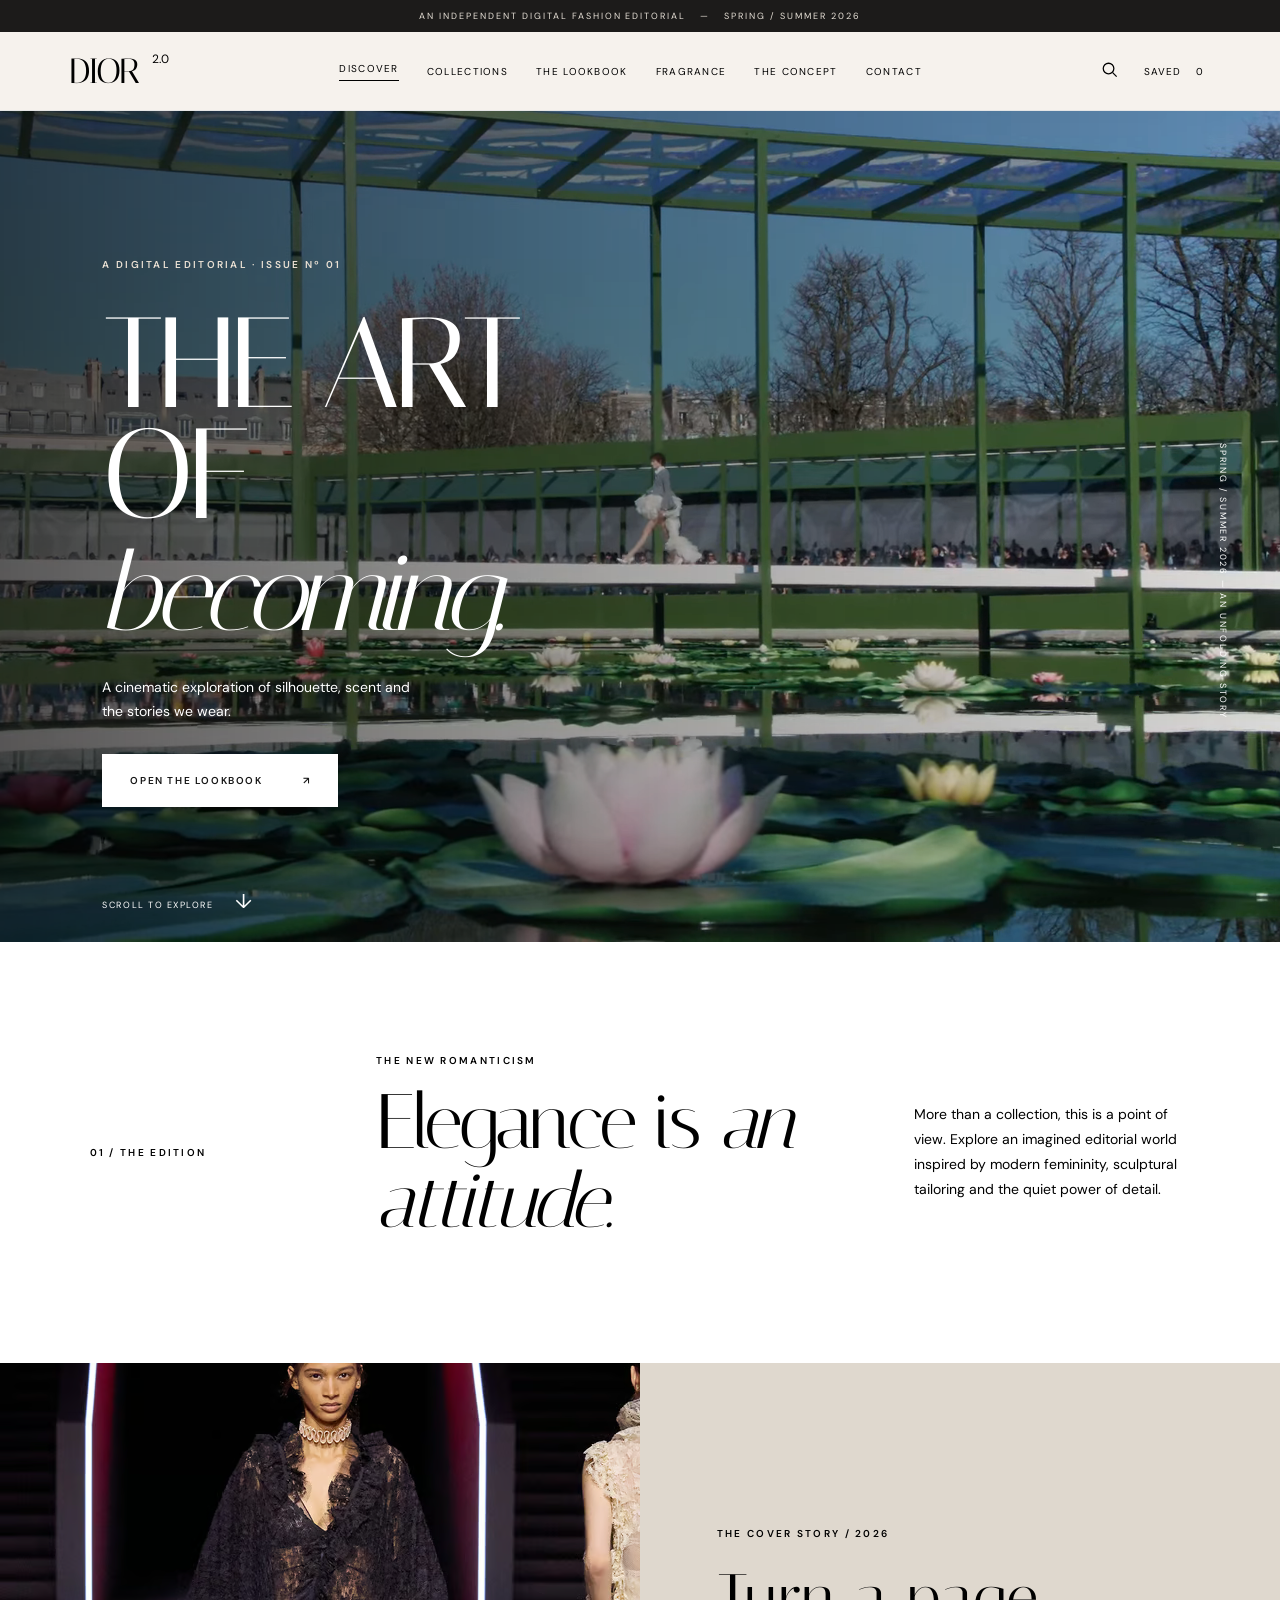
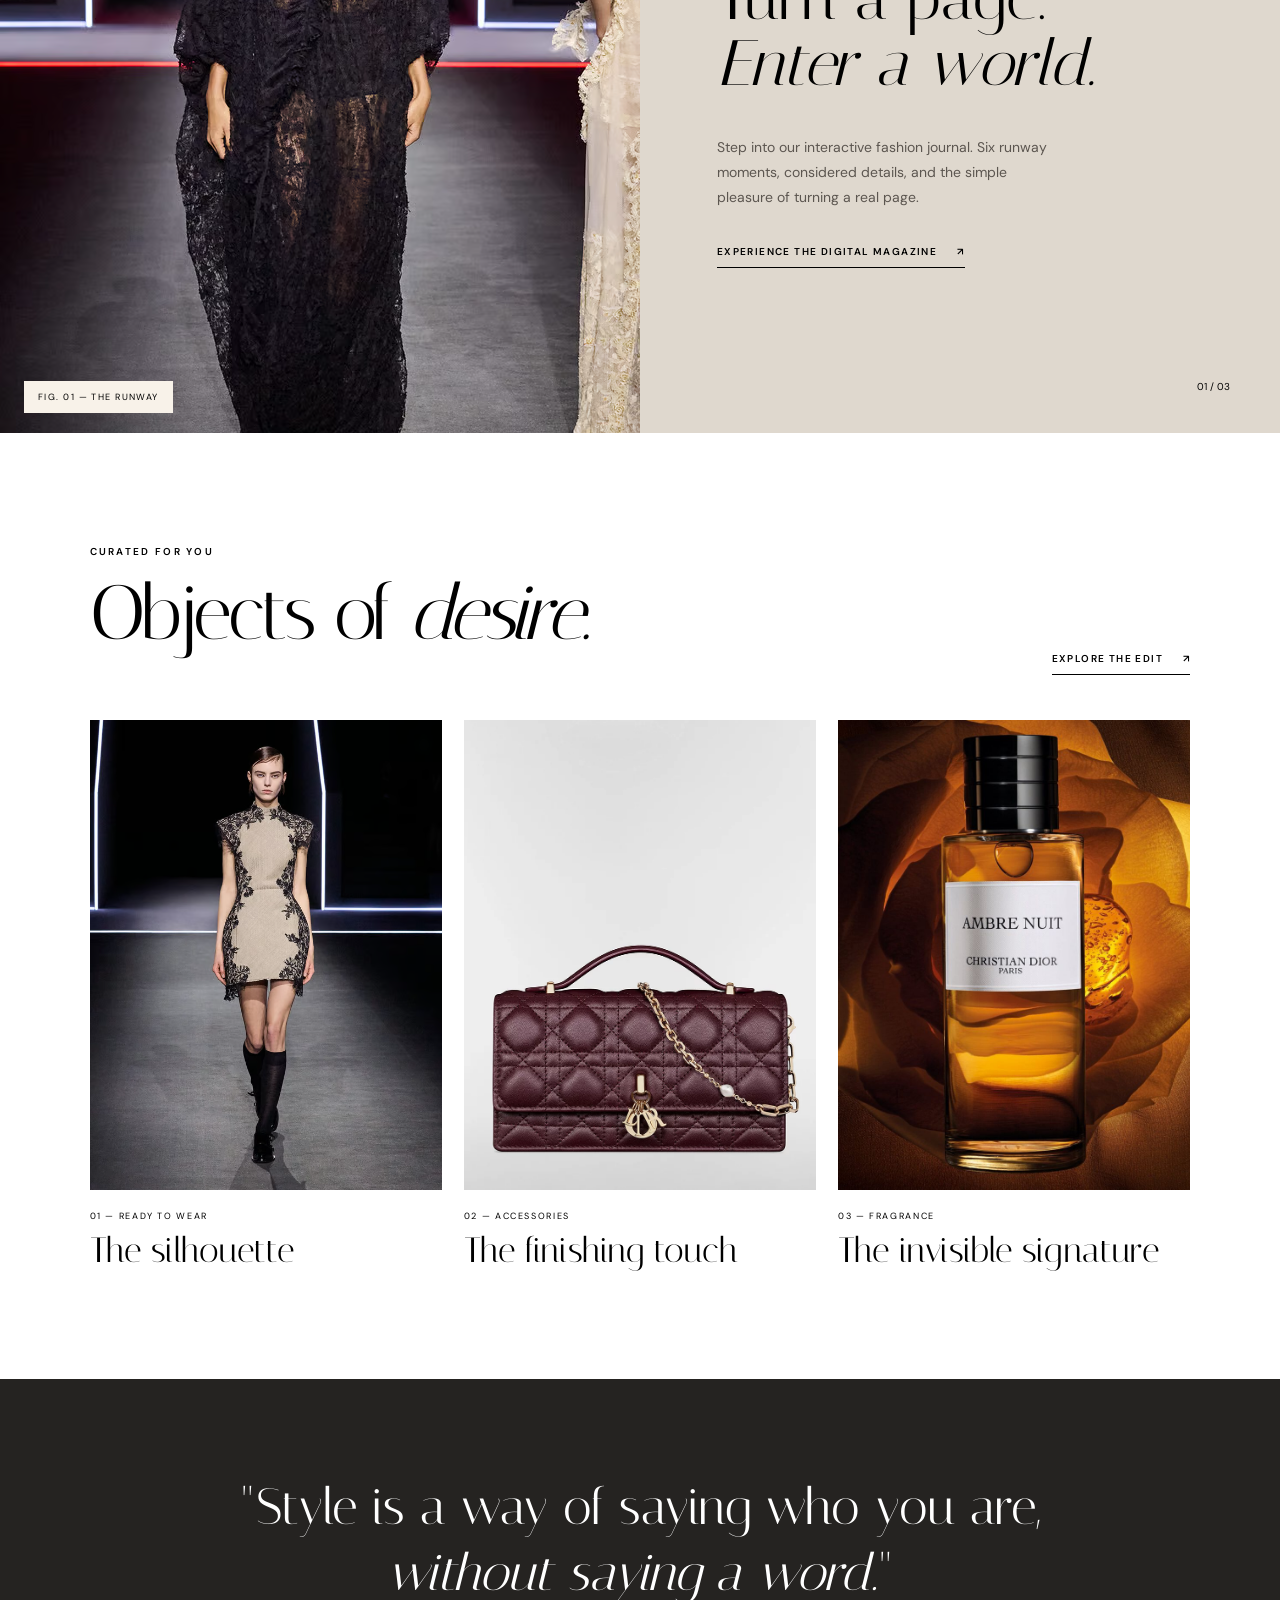
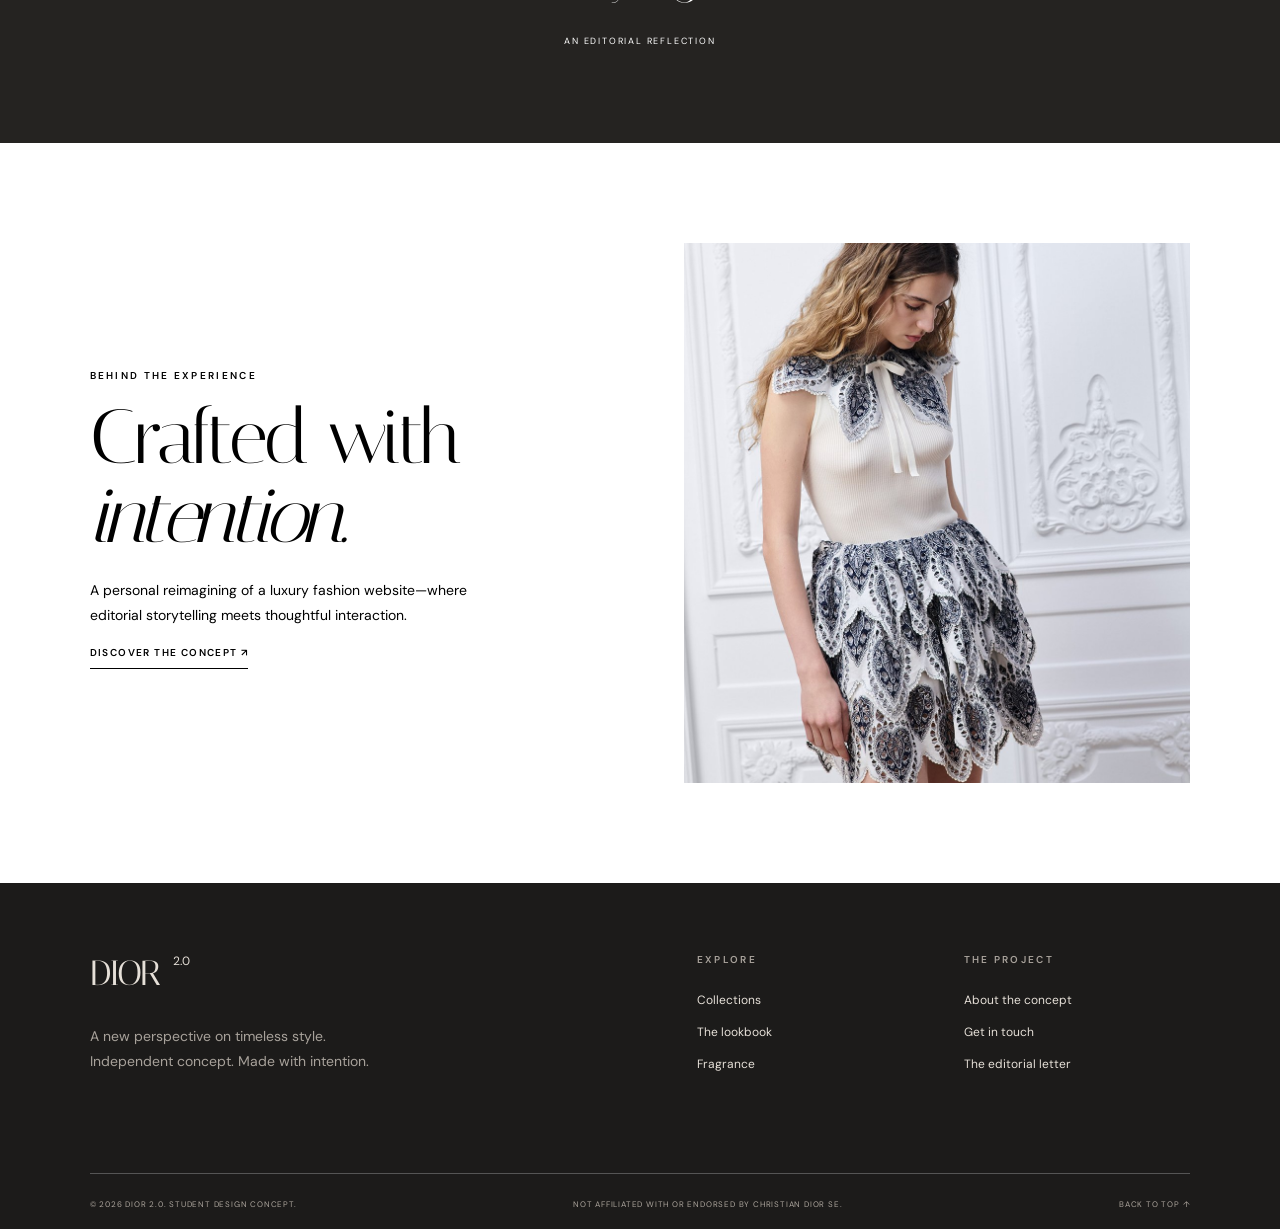
<file: Dior2.0/index.html>
<!doctype html>
<html lang="en">

<head>
    <meta charset="utf-8">
    <meta name="viewport" content="width=device-width,initial-scale=1">
    <meta name="theme-color" content="#f5f1e9">
    <meta name="description"
        content="An independent luxury fashion editorial with a page-turning digital lookbook and curated collections.">
    <title>Discover | DIOR 2.0 — An editorial concept</title>
    <link rel="stylesheet" href="assets/style.css">
    <script defer src="assets/script.js"></script>
</head>

<body data-page="home"><a class="skip-link" href="#main">Skip to content</a>
    <div class="announcement">AN INDEPENDENT DIGITAL FASHION EDITORIAL <span>—</span> SPRING / SUMMER 2026</div>
    <header class="site-header" id="top"><a class="wordmark" href="index.html" aria-label="Dior 2.0 — Home">DIOR
            <span>2.0</span></a>
        <nav class="desktop-nav" aria-label="Main navigation"><a href="index.html" aria-current=page>Discover</a><a
                href="collections.html">Collections</a><a href="lookbook.html">The lookbook</a><a
                href="fragrance.html">Fragrance</a><a href="about.html">The concept</a><a
                href="contact.html">Contact</a></nav>
        <div class="header-actions"><button class="icon-button search-trigger" type="button"
                aria-label="Search this website" title="Search"><svg viewBox="0 0 24 24" aria-hidden="true">
                    <circle cx="10.8" cy="10.8" r="6.7" />
                    <path d="m16 16 5 5" />
                </svg></button><a class="saved-link" href="collections.html#saved" aria-label="View saved pieces">Saved
                <span class="saved-count">0</span></a><button class="menu-toggle" type="button" aria-label="Open menu"
                aria-expanded="false" aria-controls="mobile-menu"><span></span><span></span></button></div>
    </header>
    <nav class="mobile-nav" id="mobile-menu" aria-label="Mobile navigation" hidden><a href="index.html"
            aria-current=page>Discover</a><a href="collections.html">Collections</a><a href="lookbook.html">The
            lookbook</a><a href="fragrance.html">Fragrance</a><a href="about.html">The concept</a><a
            href="contact.html">Contact</a></nav>
    <main id="main">
        <section class="hero home-hero"><video class="hero-video" autoplay muted loop playsinline
                poster="assets/images/look.jpg">
                <source src="assets/videos/hero.webm" type="video/webm">
            </video>
            <div class="hero-shade"></div>
            <div class="hero-inner">
                <p class="eyebrow light">A DIGITAL EDITORIAL · ISSUE Nº 01</p>
                <h1>THE ART OF<br><em>becoming.</em></h1>
                <p class="hero-description">A cinematic exploration of silhouette, scent and the stories we wear.</p><a
                    class="button button-light" href="lookbook.html">OPEN THE LOOKBOOK <span
                        aria-hidden="true">↗</span></a>
            </div><span class="hero-side-note">SPRING / SUMMER 2026 — AN UNFOLDING STORY</span><a class="hero-scroll"
                href="#introduction">SCROLL TO EXPLORE <span>↓</span></a>
        </section>
        <section class="intro-grid section-pad" id="introduction">
            <div class="intro-index">01 / THE EDITION</div>
            <div>
                <p class="eyebrow">THE NEW ROMANTICISM</p>
                <h2 class="display-title">Elegance is <em>an attitude.</em></h2>
            </div>
            <p class="intro-copy">More than a collection, this is a point of view. Explore an imagined editorial world
                inspired by modern femininity, sculptural tailoring and the quiet power of detail.</p>
        </section>
        <section class="editorial-feature"><a class="feature-image" href="lookbook.html"><img
                    src="assets/images/look4.avif" alt="Dark sculptural runway look" loading="lazy"><span
                    class="image-annotation">FIG. 01 — THE RUNWAY</span></a>
            <div class="feature-copy"><span class="eyebrow">THE COVER STORY / 2026</span>
                <h2>Turn a page.<br><em>Enter a world.</em></h2>
                <p>Step into our interactive fashion journal. Six runway moments, considered details, and the simple
                    pleasure of turning a real page.</p><a class="text-link" href="lookbook.html">EXPERIENCE THE DIGITAL
                    MAGAZINE <span>↗</span></a><span class="feature-deco">01 / 03</span>
            </div>
        </section>
        <section class="section-pad collection-teaser">
            <div class="section-heading">
                <div>
                    <p class="eyebrow">CURATED FOR YOU</p>
                    <h2 class="display-title">Objects of <em>desire.</em></h2>
                </div><a class="text-link" href="collections.html">EXPLORE THE EDIT <span>↗</span></a>
            </div>
            <div class="teaser-grid"><a class="teaser-card" href="collections.html?category=runway">
                    <div class="image-wrap"><img src="assets/images/look2.avif"
                            alt="Black embroidered runway mini dress" loading="lazy"></div><span>01 — READY TO
                        WEAR</span>
                    <h3>The silhouette</h3>
                </a><a class="teaser-card" href="collections.html?category=accessories">
                    <div class="image-wrap"><img src="assets/images/myDior.webp" alt="Burgundy quilted leather handbag"
                            loading="lazy"></div><span>02 — ACCESSORIES</span>
                    <h3>The finishing touch</h3>
                </a><a class="teaser-card" href="fragrance.html">
                    <div class="image-wrap"><img src="assets/images/perfume.jpg"
                            alt="Amber fragrance bottle in warm dramatic light" loading="lazy"></div><span>03 —
                        FRAGRANCE</span>
                    <h3>The invisible signature</h3>
                </a></div>
        </section>
        <section class="manifesto-band">
            <p>"Style is a way of saying who you are, <em>without saying a word.</em>"</p><span>AN EDITORIAL
                REFLECTION</span>
        </section>
        <section class="next-story section-pad">
            <div>
                <p class="eyebrow">BEHIND THE EXPERIENCE</p>
                <h2 class="display-title">Crafted with <em>intention.</em></h2>
                <p>A personal reimagining of a luxury fashion website—where editorial storytelling meets thoughtful
                    interaction.</p><a class="text-link" href="about.html">DISCOVER THE CONCEPT ↗</a>
            </div><img src="assets/images/look.jpg" alt="Intricately patterned dress in an ornate interior"
                loading="lazy">
        </section>
    </main>
    <footer class="footer">
        <div class="footer-top">
            <div><a class="footer-wordmark" href="index.html">DIOR <span>2.0</span></a>
                <p>A new perspective on timeless style.<br>Independent concept. Made with intention.</p>
            </div>
            <div><span class="footer-label">EXPLORE</span><a href="collections.html">Collections</a><a
                    href="lookbook.html">The lookbook</a><a href="fragrance.html">Fragrance</a></div>
            <div><span class="footer-label">THE PROJECT</span><a href="about.html">About the concept</a><a
                    href="contact.html">Get in touch</a><a href="contact.html#newsletter">The editorial letter</a></div>
        </div>
        <div class="footer-bottom"><span>© 2026 DIOR 2.0. STUDENT DESIGN CONCEPT.</span><span>NOT AFFILIATED WITH OR
                ENDORSED BY CHRISTIAN DIOR SE.</span><a href="#top">BACK TO TOP ↑</a></div>
    </footer>
    <dialog class="search-dialog" aria-label="Site search">
        <div class="dialog-top"><span class="eyebrow">EXPLORE THE EDITION</span><button class="icon-button close-search"
                aria-label="Close search">✕</button></div><label for="site-search">What are you looking
            for?</label><input id="site-search" type="search" autocomplete="off"
            placeholder="Try 'lookbook', 'fragrance', 'atelier'…">
        <div class="search-results" aria-live="polite"></div>
        <p class="search-tip">Press Esc to close</p>
    </dialog>
    <div class="toast" role="status" aria-live="polite"></div>
</body>

</html>
</file>
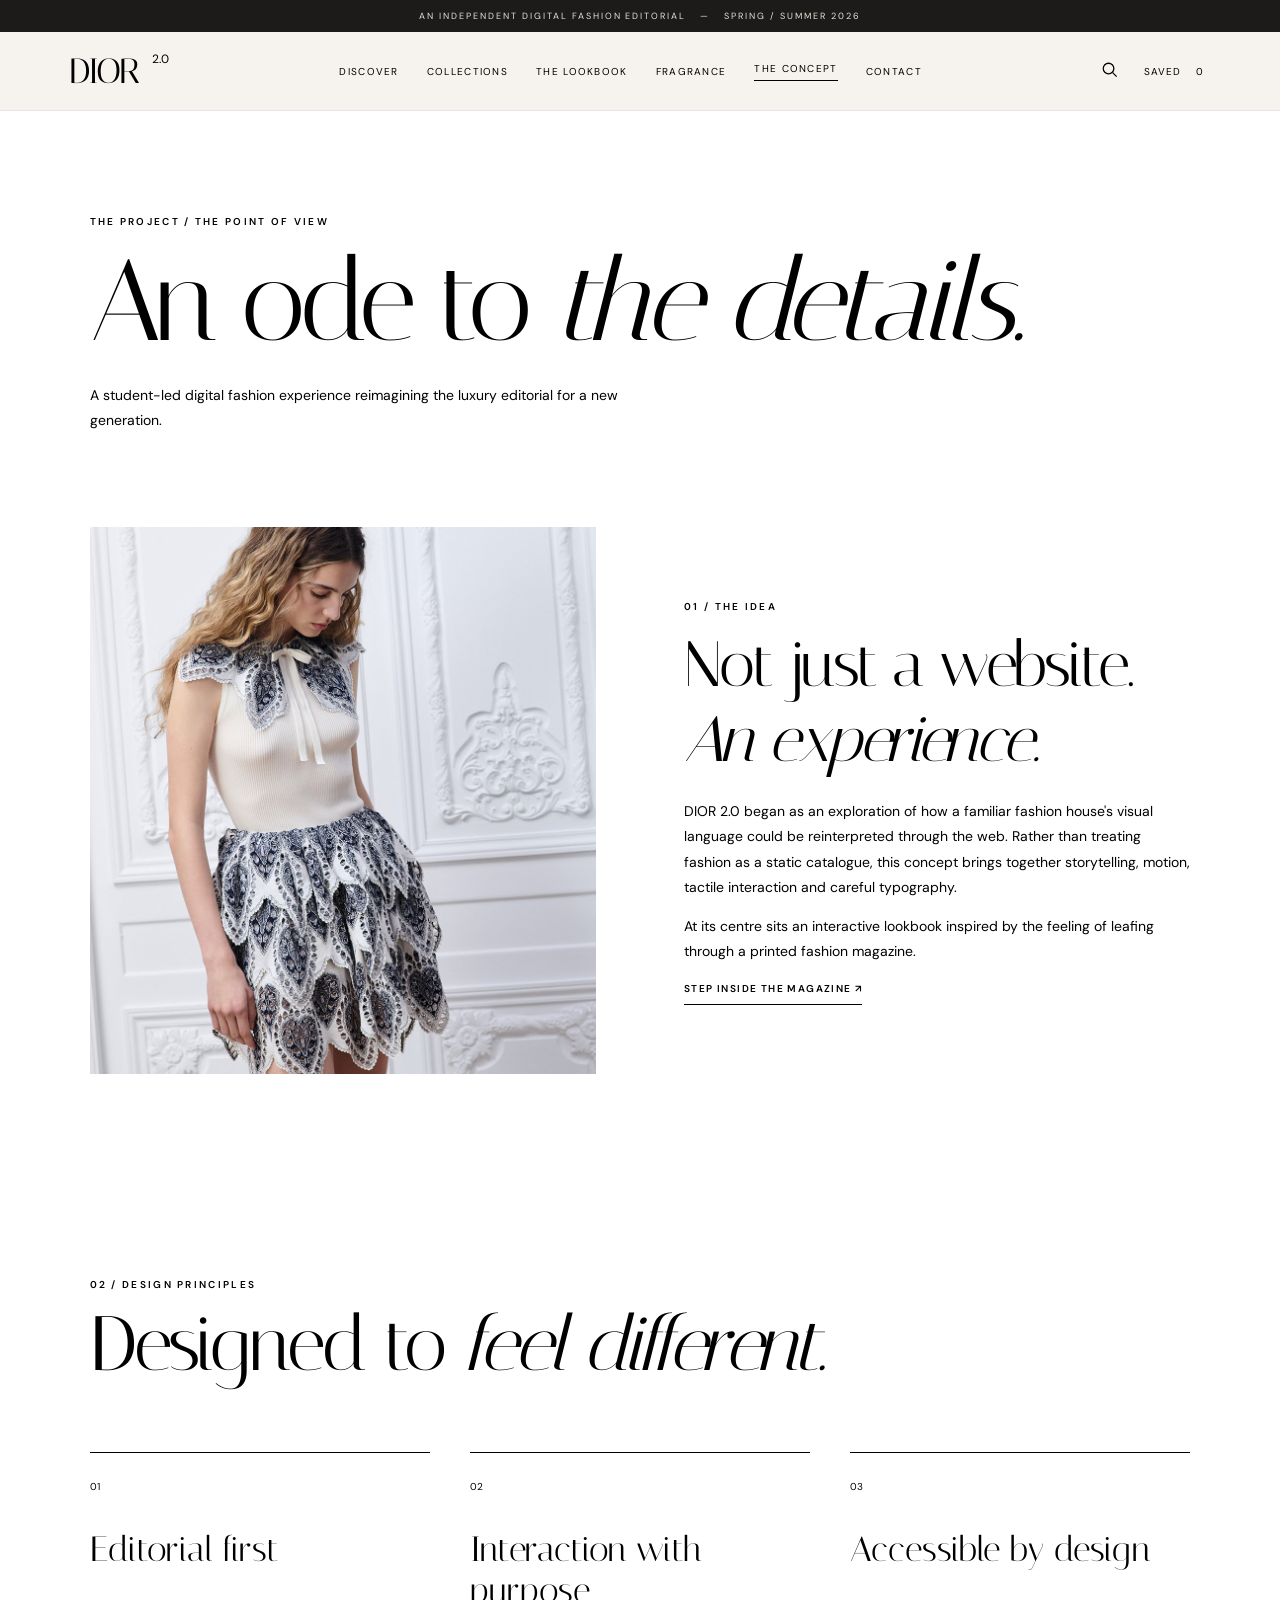
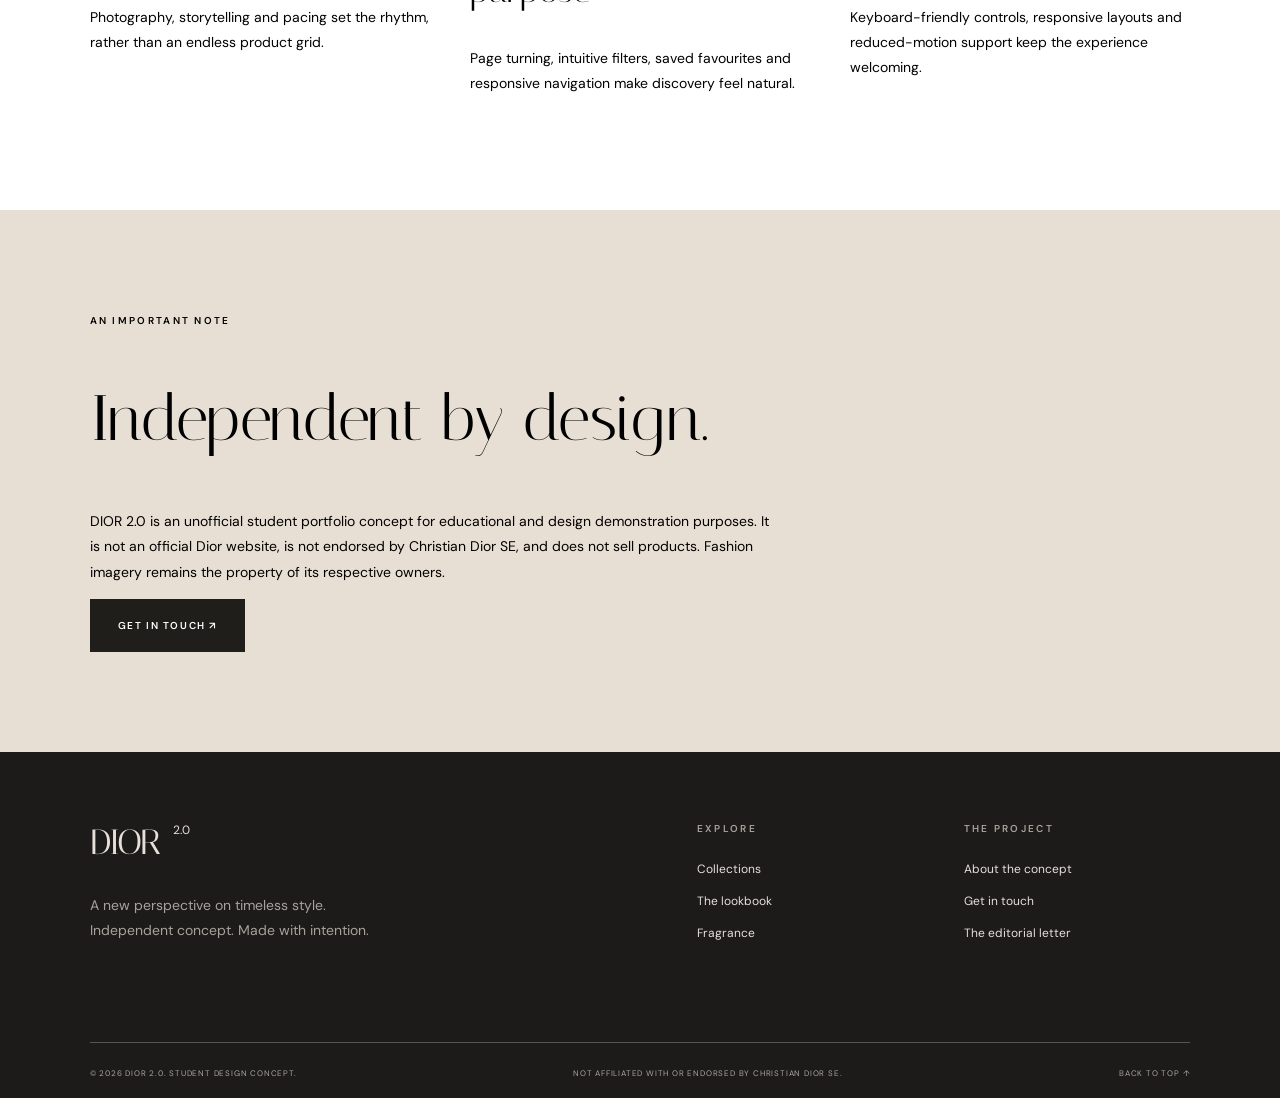
<file: Dior2.0/about.html>
<!doctype html>
<html lang="en">

<head>
    <meta charset="utf-8">
    <meta name="viewport" content="width=device-width,initial-scale=1">
    <meta name="theme-color" content="#f5f1e9">
    <meta name="description"
        content="Learn about the independently created Dior 2.0 student portfolio redesign and its design decisions.">
    <title>The concept | DIOR 2.0 — An editorial concept</title>
    <link rel="stylesheet" href="assets/style.css">
    <script defer src="assets/script.js"></script>
</head>

<body data-page="about">
    <a class="skip-link" href="#main">Skip to content</a>
    <div class="announcement">AN INDEPENDENT DIGITAL FASHION EDITORIAL <span>—</span> SPRING / SUMMER 2026</div>

    <header class="site-header" id="top">
        <a class="wordmark" href="index.html" aria-label="Dior 2.0 — Home">DIOR <span>2.0</span>
        </a>
        <nav class="desktop-nav" aria-label="Main navigation">
            <a href="index.html">Discover</a><a href="collections.html">Collections</a><a href="lookbook.html">The
                lookbook</a><a href="fragrance.html">Fragrance</a><a href="about.html" aria-current=page>The
                concept</a><a href="contact.html">Contact</a>
        </nav>
        <div class="header-actions"><button class="icon-button search-trigger" type="button"
                aria-label="Search this website" title="Search"><svg viewBox="0 0 24 24" aria-hidden="true">
                    <circle cx="10.8" cy="10.8" r="6.7" />
                    <path d="m16 16 5 5" />
                </svg></button><a class="saved-link" href="collections.html#saved" aria-label="View saved pieces">Saved
                <span class="saved-count">0</span></a><button class="menu-toggle" type="button" aria-label="Open menu"
                aria-expanded="false" aria-controls="mobile-menu"><span></span><span></span></button></div>
    </header>
    <nav class="mobile-nav" id="mobile-menu" aria-label="Mobile navigation" hidden><a href="index.html">Discover</a><a
            href="collections.html">Collections</a><a href="lookbook.html">The lookbook</a><a
            href="fragrance.html">Fragrance</a><a href="about.html" aria-current=page>The concept</a><a
            href="contact.html">Contact</a></nav>
    <main id="main">
        <section class="page-heading section-pad about-heading"><span class="eyebrow">THE PROJECT / THE POINT OF
                VIEW</span>
            <h1 class="display-title jumbo">An ode to <em>the details.</em></h1>
            <p>A student-led digital fashion experience reimagining the luxury editorial for a new generation.</p>
        </section>
        <section class="about-story section-pad compact-top"><img src="assets/images/look.jpg"
                alt="Fashion model in patterned look photographed against ornate architecture" loading="lazy">
            <div><span class="eyebrow">01 / THE IDEA</span>
                <h2 class="display-title">Not just a website.<br><em>An experience.</em></h2>
                <p>DIOR 2.0 began as an exploration of how a familiar fashion house's visual language could be
                    reinterpreted through the web. Rather than treating fashion as a static catalogue, this concept
                    brings together storytelling, motion, tactile interaction and careful typography.</p>
                <p>At its centre sits an interactive lookbook inspired by the feeling of leafing through a printed
                    fashion magazine.</p><a href="lookbook.html" class="text-link">STEP INSIDE THE MAGAZINE ↗</a>
            </div>
        </section>
        <section class="principles section-pad">
            <div class="section-heading">
                <div><span class="eyebrow">02 / DESIGN PRINCIPLES</span>
                    <h2 class="display-title">Designed to <em>feel different.</em></h2>
                </div>
            </div>
            <div class="principle-grid">
                <article><span>01</span>
                    <h3>Editorial first</h3>
                    <p>Photography, storytelling and pacing set the rhythm, rather than an endless product grid.</p>
                </article>
                <article><span>02</span>
                    <h3>Interaction with purpose</h3>
                    <p>Page turning, intuitive filters, saved favourites and responsive navigation make discovery feel
                        natural.</p>
                </article>
                <article><span>03</span>
                    <h3>Accessible by design</h3>
                    <p>Keyboard-friendly controls, responsive layouts and reduced-motion support keep the experience
                        welcoming.</p>
                </article>
            </div>
        </section>
        <section class="about-note section-pad"><span class="eyebrow">AN IMPORTANT NOTE</span>
            <h2>Independent by design.</h2>
            <p>DIOR 2.0 is an unofficial student portfolio concept for educational and design demonstration purposes. It
                is not an official Dior website, is not endorsed by Christian Dior SE, and does not sell products.
                Fashion imagery remains the property of its respective owners.</p><a class="button button-dark"
                href="contact.html">GET IN TOUCH ↗</a>
        </section>
    </main>
    <footer class="footer">
        <div class="footer-top">
            <div><a class="footer-wordmark" href="index.html">DIOR <span>2.0</span></a>
                <p>A new perspective on timeless style.<br>Independent concept. Made with intention.</p>
            </div>
            <div><span class="footer-label">EXPLORE</span><a href="collections.html">Collections</a><a
                    href="lookbook.html">The lookbook</a><a href="fragrance.html">Fragrance</a></div>
            <div><span class="footer-label">THE PROJECT</span><a href="about.html">About the concept</a><a
                    href="contact.html">Get in touch</a><a href="contact.html#newsletter">The editorial letter</a></div>
        </div>
        <div class="footer-bottom"><span>© 2026 DIOR 2.0. STUDENT DESIGN CONCEPT.</span><span>NOT AFFILIATED WITH OR
                ENDORSED BY CHRISTIAN DIOR SE.</span><a href="#top">BACK TO TOP ↑</a></div>
    </footer>
    <dialog class="search-dialog" aria-label="Site search">
        <div class="dialog-top"><span class="eyebrow">EXPLORE THE EDITION</span><button class="icon-button close-search"
                aria-label="Close search">✕</button></div><label for="site-search">What are you looking
            for?</label><input id="site-search" type="search" autocomplete="off"
            placeholder="Try 'lookbook', 'fragrance', 'atelier'…">
        <div class="search-results" aria-live="polite"></div>
        <p class="search-tip">Press Esc to close</p>
    </dialog>
    <div class="toast" role="status" aria-live="polite"></div>
</body>

</html>
</file>
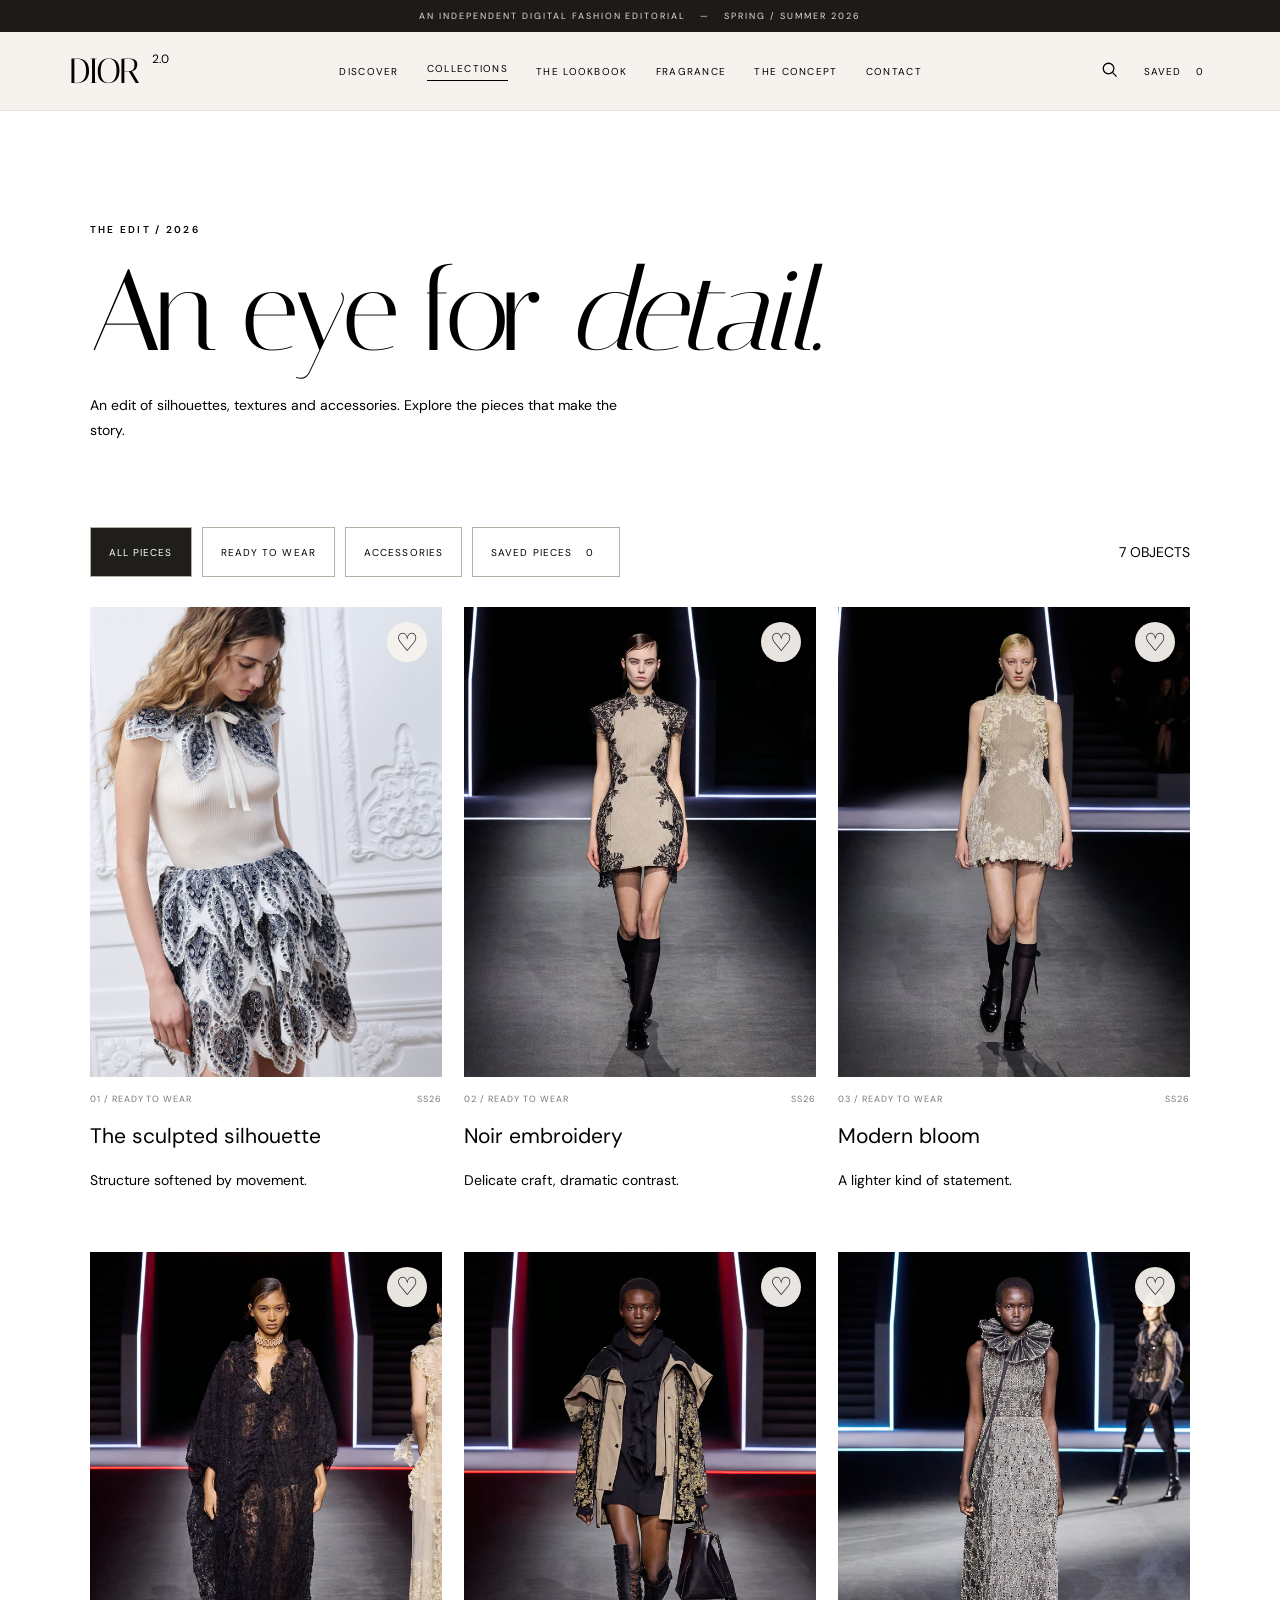
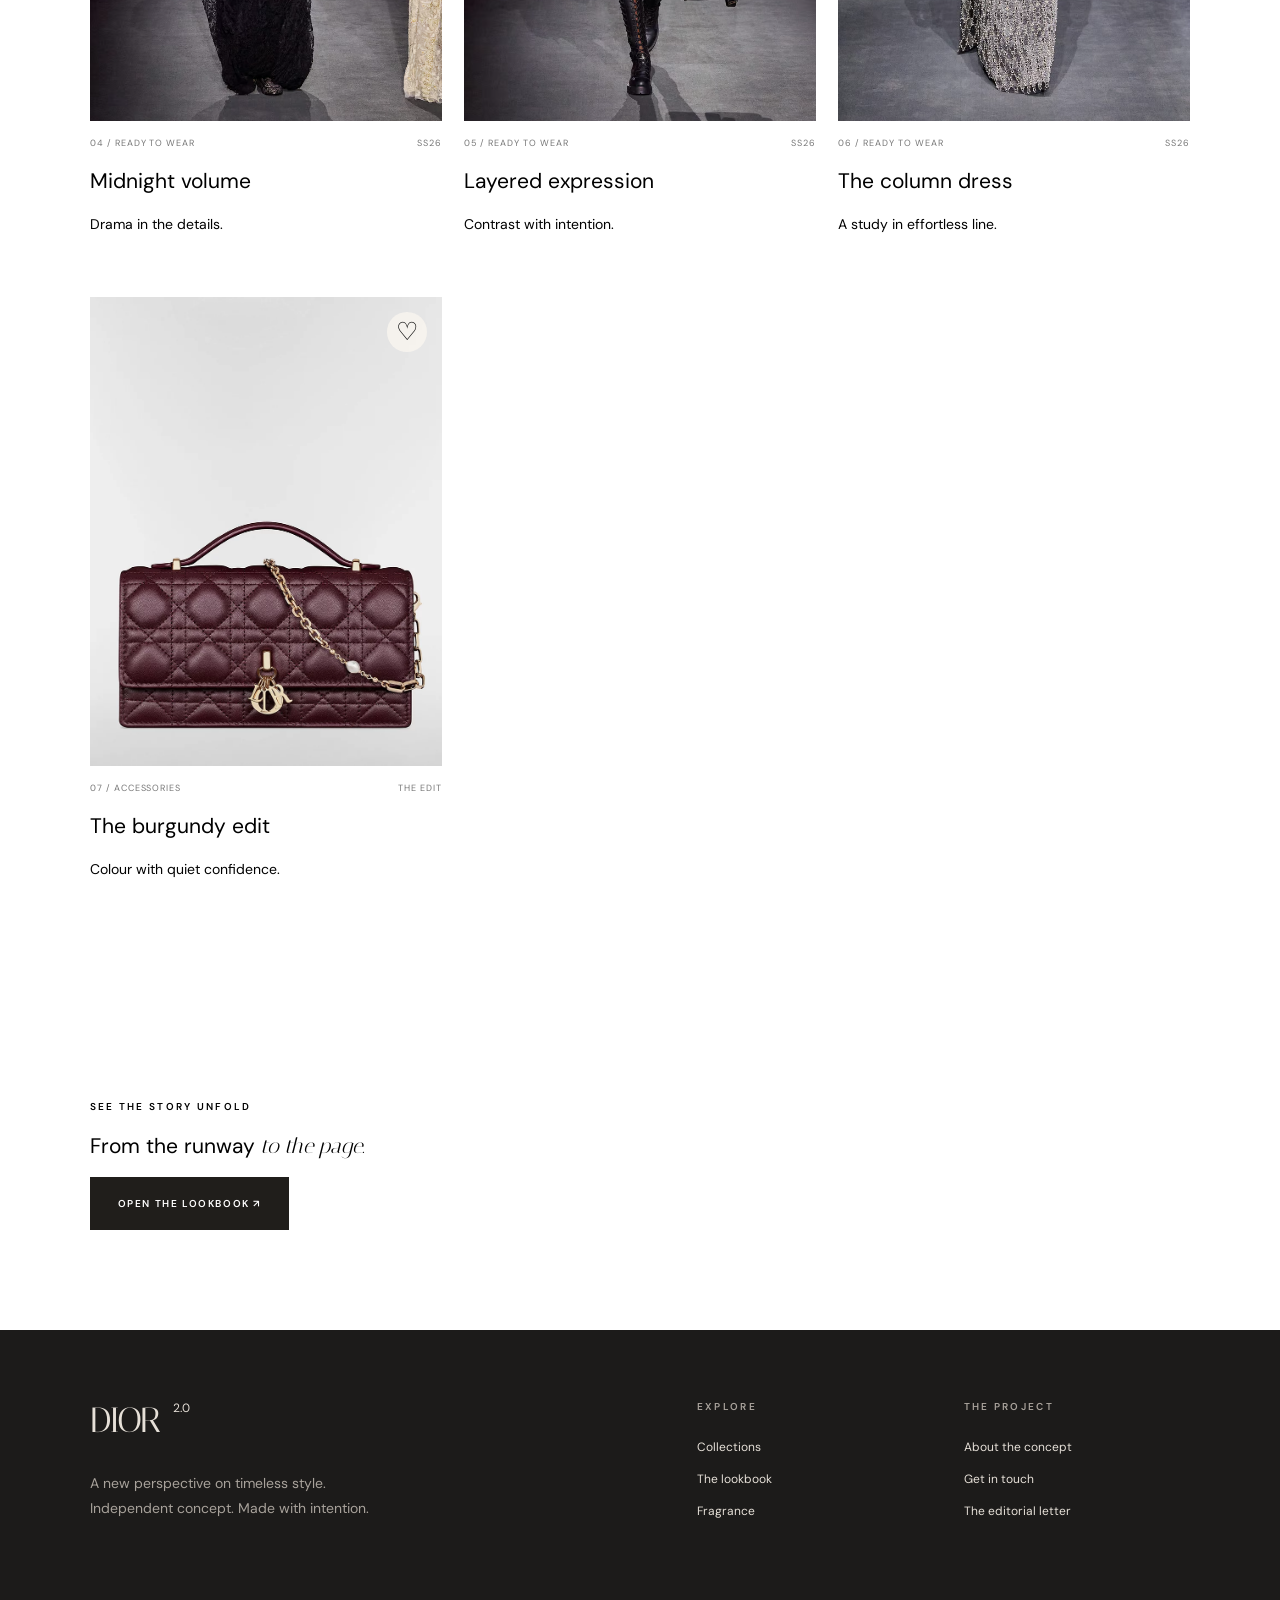
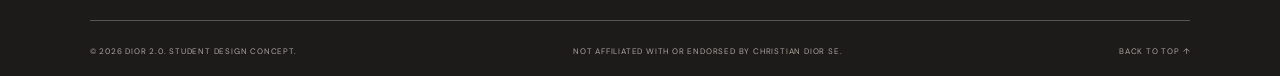
<file: Dior2.0/collections.html>
<!doctype html>
<html lang="en">

<head>
    <meta charset="utf-8">
    <meta name="viewport" content="width=device-width,initial-scale=1">
    <meta name="theme-color" content="#f5f1e9">
    <meta name="description"
        content="Browse an editorial collection, filter runway and accessories and save your favourite looks.">
    <title>The collection | DIOR 2.0 — An editorial concept</title>
    <link rel="stylesheet" href="assets/style.css">
    <script defer src="assets/script.js"></script>
</head>

<body data-page="collections"><a class="skip-link" href="#main">Skip to content</a>
    <div class="announcement">AN INDEPENDENT DIGITAL FASHION EDITORIAL <span>—</span> SPRING / SUMMER 2026</div>
    <header class="site-header" id="top"><a class="wordmark" href="index.html" aria-label="Dior 2.0 — Home">DIOR
            <span>2.0</span></a>
        <nav class="desktop-nav" aria-label="Main navigation"><a href="index.html">Discover</a><a
                href="collections.html" aria-current=page>Collections</a><a href="lookbook.html">The lookbook</a><a
                href="fragrance.html">Fragrance</a><a href="about.html">The concept</a><a
                href="contact.html">Contact</a></nav>
        <div class="header-actions"><button class="icon-button search-trigger" type="button"
                aria-label="Search this website" title="Search"><svg viewBox="0 0 24 24" aria-hidden="true">
                    <circle cx="10.8" cy="10.8" r="6.7" />
                    <path d="m16 16 5 5" />
                </svg></button><a class="saved-link" href="collections.html#saved" aria-label="View saved pieces">Saved
                <span class="saved-count">0</span></a><button class="menu-toggle" type="button" aria-label="Open menu"
                aria-expanded="false" aria-controls="mobile-menu"><span></span><span></span></button></div>
    </header>
    <nav class="mobile-nav" id="mobile-menu" aria-label="Mobile navigation" hidden><a href="index.html">Discover</a><a
            href="collections.html" aria-current=page>Collections</a><a href="lookbook.html">The lookbook</a><a
            href="fragrance.html">Fragrance</a><a href="about.html">The concept</a><a href="contact.html">Contact</a>
    </nav>
    <main id="main">
        <section class="page-heading section-pad">
            <p class="eyebrow">THE EDIT / 2026</p>
            <h1 class="display-title jumbo">An eye for <em>detail.</em></h1>
            <p>An edit of silhouettes, textures and accessories. Explore the pieces that make the story.</p>
        </section>
        <section class="collection-layout section-pad compact-top">
            <div class="filter-bar">
                <div class="filter-pills" role="group" aria-label="Filter collection"><button
                        class="filter-btn is-active" data-filter="all" aria-pressed="true">ALL PIECES</button><button
                        class="filter-btn" data-filter="runway" aria-pressed="false">READY TO WEAR</button><button
                        class="filter-btn" data-filter="accessories" aria-pressed="false">ACCESSORIES</button><button
                        class="filter-btn" data-filter="saved" aria-pressed="false">SAVED PIECES <span
                            class="saved-count">0</span></button></div><span id="piece-count" aria-live="polite">7
                    OBJECTS</span>
            </div>
            <div class="collection-grid" id="collection-grid">
                <article class="collection-card" data-id="silhouette-one" data-category="runway"
                    data-title="The sculpted silhouette">
                    <div class="collection-image"><img src="assets/images/look.jpg"
                            alt="Sculptural blue and white dress" loading="lazy"><button class="save-button"
                            aria-label="Save The sculpted silhouette" aria-pressed="false">♡</button></div>
                    <div class="card-meta"><span>01 / READY TO WEAR</span><span>SS26</span></div>
                    <h2>The sculpted silhouette</h2>
                    <p>Structure softened by movement.</p>
                </article>
                <article class="collection-card" data-id="noir-embroidered" data-category="runway"
                    data-title="Noir embroidery">
                    <div class="collection-image"><img src="assets/images/look2.avif"
                            alt="Dark embroidered short runway dress" loading="lazy"><button class="save-button"
                            aria-label="Save Noir embroidery" aria-pressed="false">♡</button></div>
                    <div class="card-meta"><span>02 / READY TO WEAR</span><span>SS26</span></div>
                    <h2>Noir embroidery</h2>
                    <p>Delicate craft, dramatic contrast.</p>
                </article>
                <article class="collection-card" data-id="modern-bloom" data-category="runway"
                    data-title="Modern bloom">
                    <div class="collection-image"><img src="assets/images/look3.avif"
                            alt="Light floral mini dress on runway" loading="lazy"><button class="save-button"
                            aria-label="Save Modern bloom" aria-pressed="false">♡</button></div>
                    <div class="card-meta"><span>03 / READY TO WEAR</span><span>SS26</span></div>
                    <h2>Modern bloom</h2>
                    <p>A lighter kind of statement.</p>
                </article>
                <article class="collection-card" data-id="midnight" data-category="runway" data-title="Midnight volume">
                    <div class="collection-image"><img src="assets/images/look4.avif"
                            alt="Black sheer flowing evening gown" loading="lazy"><button class="save-button"
                            aria-label="Save Midnight volume" aria-pressed="false">♡</button></div>
                    <div class="card-meta"><span>04 / READY TO WEAR</span><span>SS26</span></div>
                    <h2>Midnight volume</h2>
                    <p>Drama in the details.</p>
                </article>
                <article class="collection-card" data-id="layered" data-category="runway"
                    data-title="Layered expression">
                    <div class="collection-image"><img src="assets/images/look5.avif"
                            alt="Layered tan and dark runway ensemble" loading="lazy"><button class="save-button"
                            aria-label="Save Layered expression" aria-pressed="false">♡</button></div>
                    <div class="card-meta"><span>05 / READY TO WEAR</span><span>SS26</span></div>
                    <h2>Layered expression</h2>
                    <p>Contrast with intention.</p>
                </article>
                <article class="collection-card" data-id="column" data-category="runway" data-title="The column dress">
                    <div class="collection-image"><img src="assets/images/look6.avif" alt="Silver patterned column gown"
                            loading="lazy"><button class="save-button" aria-label="Save The column dress"
                            aria-pressed="false">♡</button></div>
                    <div class="card-meta"><span>06 / READY TO WEAR</span><span>SS26</span></div>
                    <h2>The column dress</h2>
                    <p>A study in effortless line.</p>
                </article>
                <article class="collection-card" data-id="burgundy" data-category="accessories"
                    data-title="The burgundy edit">
                    <div class="collection-image accessory-image"><img src="assets/images/myDior.webp"
                            alt="Burgundy quilted handbag" loading="lazy"><button class="save-button"
                            aria-label="Save The burgundy edit" aria-pressed="false">♡</button></div>
                    <div class="card-meta"><span>07 / ACCESSORIES</span><span>THE EDIT</span></div>
                    <h2>The burgundy edit</h2>
                    <p>Colour with quiet confidence.</p>
                </article>
            </div>
            <div class="empty-state" hidden>
                <h2>No pieces here—yet.</h2>
                <p>Save a favourite by tapping the heart on any piece.</p><button type="button"
                    class="text-link clear-filters">VIEW ALL PIECES ↗</button>
            </div>
        </section>
        <section class="inline-promo section-pad"><span class="eyebrow">SEE THE STORY UNFOLD</span>
            <h2>From the runway <em>to the page.</em></h2><a href="lookbook.html" class="button button-dark">OPEN THE
                LOOKBOOK ↗</a>
        </section>
    </main>
    <footer class="footer">
        <div class="footer-top">
            <div><a class="footer-wordmark" href="index.html">DIOR <span>2.0</span></a>
                <p>A new perspective on timeless style.<br>Independent concept. Made with intention.</p>
            </div>
            <div><span class="footer-label">EXPLORE</span><a href="collections.html">Collections</a><a
                    href="lookbook.html">The lookbook</a><a href="fragrance.html">Fragrance</a></div>
            <div><span class="footer-label">THE PROJECT</span><a href="about.html">About the concept</a><a
                    href="contact.html">Get in touch</a><a href="contact.html#newsletter">The editorial letter</a></div>
        </div>
        <div class="footer-bottom"><span>© 2026 DIOR 2.0. STUDENT DESIGN CONCEPT.</span><span>NOT AFFILIATED WITH OR
                ENDORSED BY CHRISTIAN DIOR SE.</span><a href="#top">BACK TO TOP ↑</a></div>
    </footer>
    <dialog class="search-dialog" aria-label="Site search">
        <div class="dialog-top"><span class="eyebrow">EXPLORE THE EDITION</span><button class="icon-button close-search"
                aria-label="Close search">✕</button></div><label for="site-search">What are you looking
            for?</label><input id="site-search" type="search" autocomplete="off"
            placeholder="Try 'lookbook', 'fragrance', 'atelier'…">
        <div class="search-results" aria-live="polite"></div>
        <p class="search-tip">Press Esc to close</p>
    </dialog>
    <div class="toast" role="status" aria-live="polite"></div>
</body>

</html>
</file>
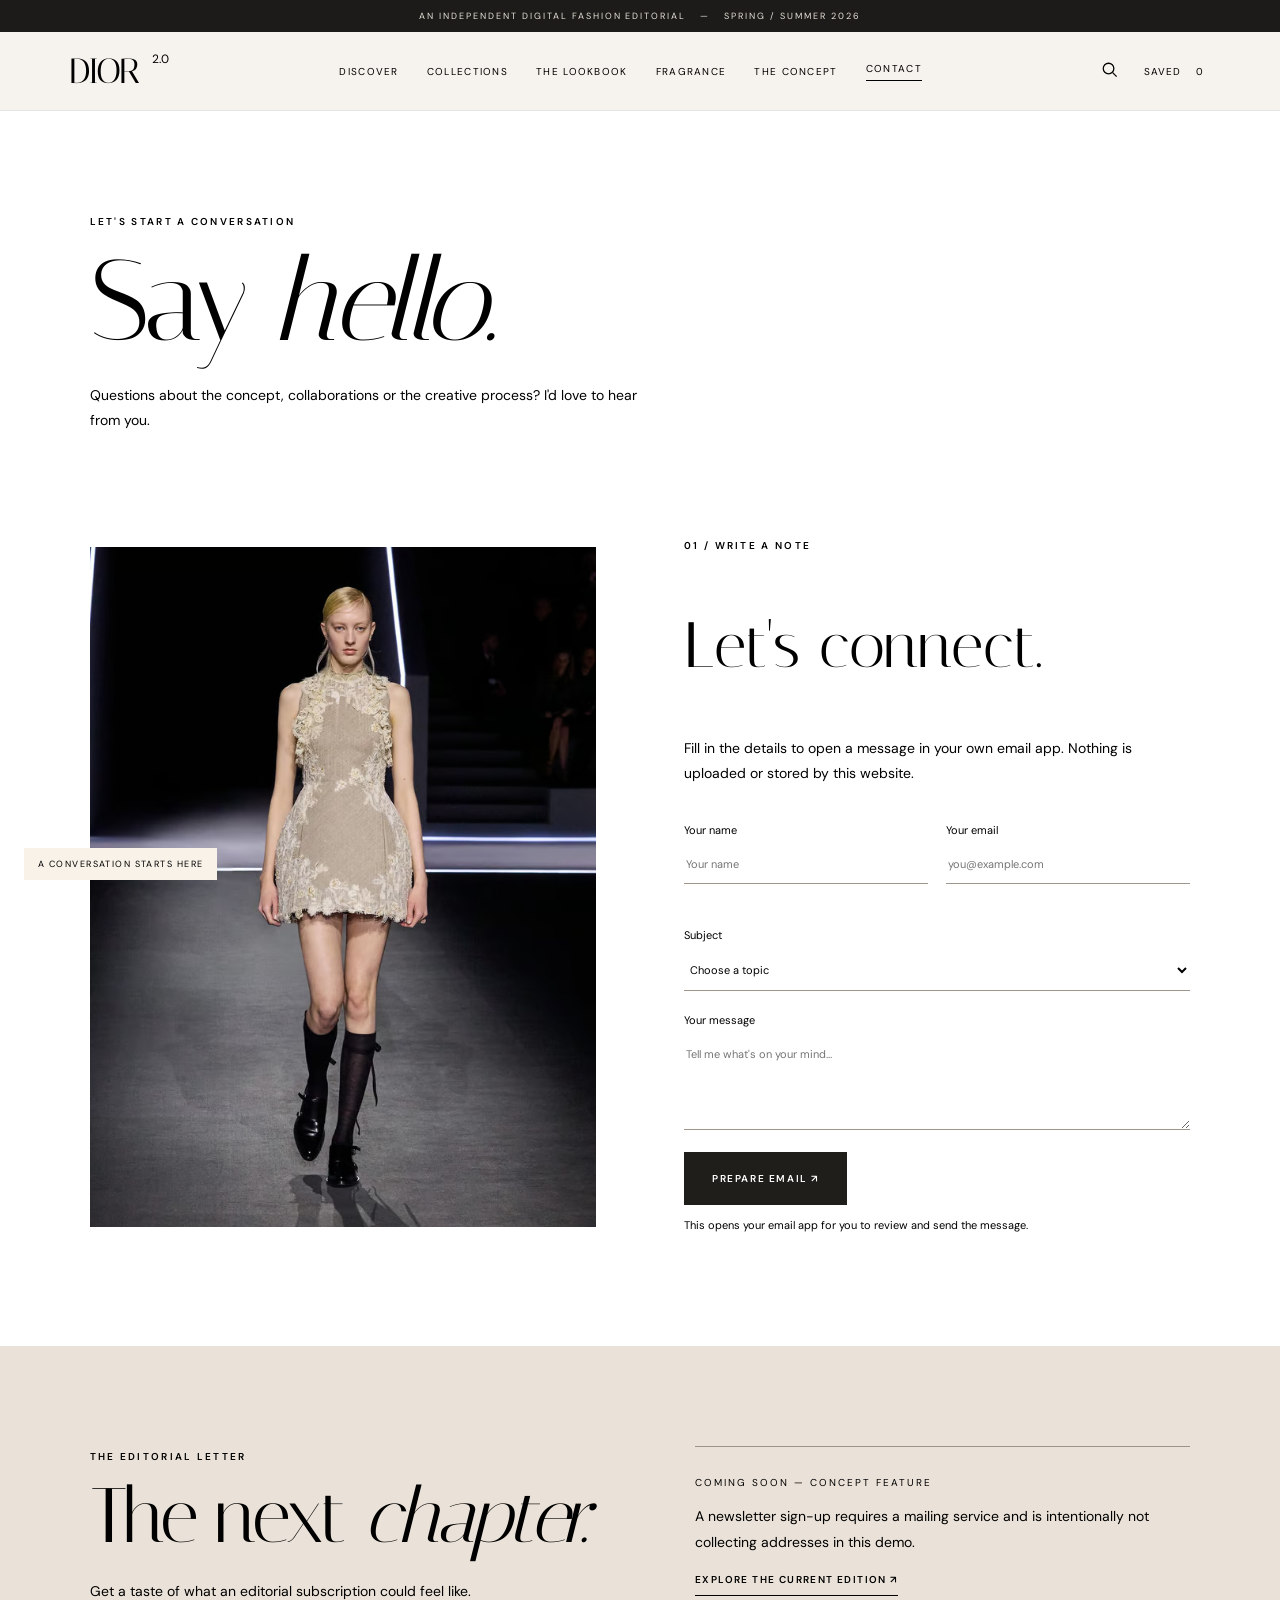
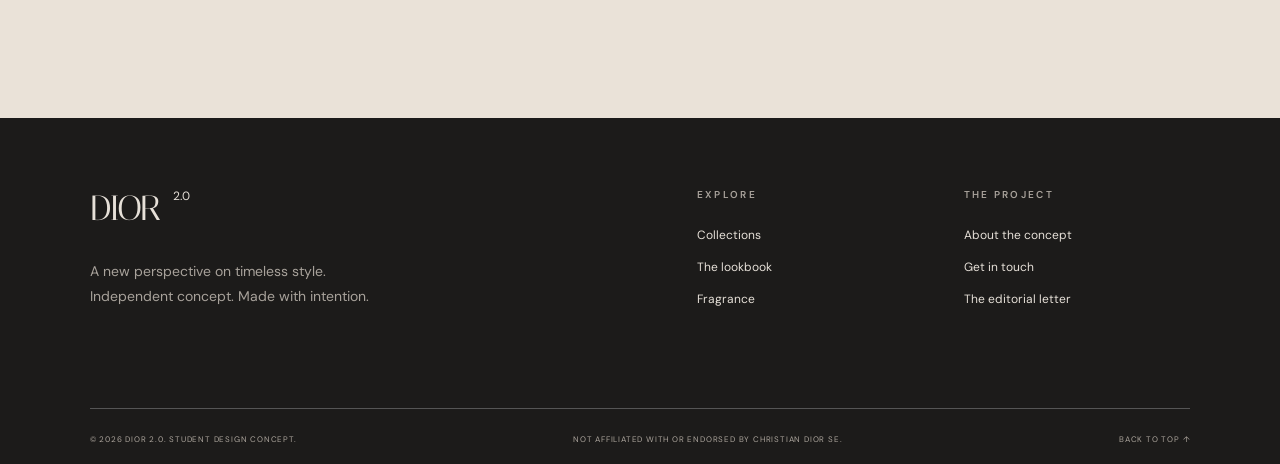
<file: Dior2.0/contact.html>
<!doctype html>
<html lang="en">

<head>
    <meta charset="utf-8">
    <meta name="viewport" content="width=device-width,initial-scale=1">
    <meta name="theme-color" content="#f5f1e9">
    <meta name="description"
        content="Contact the student designer behind Dior 2.0 through an email-ready contact form.">
    <title>Contact | DIOR 2.0 — An editorial concept</title>
    <link rel="stylesheet" href="assets/style.css">
    <script defer src="assets/script.js"></script>
</head>

<body data-page="contact"><a class="skip-link" href="#main">Skip to content</a>
    <div class="announcement">AN INDEPENDENT DIGITAL FASHION EDITORIAL <span>—</span> SPRING / SUMMER 2026</div>
    <header class="site-header" id="top"><a class="wordmark" href="index.html" aria-label="Dior 2.0 — Home">DIOR
            <span>2.0</span></a>
        <nav class="desktop-nav" aria-label="Main navigation"><a href="index.html">Discover</a><a
                href="collections.html">Collections</a><a href="lookbook.html">The lookbook</a><a
                href="fragrance.html">Fragrance</a><a href="about.html">The concept</a><a href="contact.html"
                aria-current=page>Contact</a></nav>
        <div class="header-actions"><button class="icon-button search-trigger" type="button"
                aria-label="Search this website" title="Search"><svg viewBox="0 0 24 24" aria-hidden="true">
                    <circle cx="10.8" cy="10.8" r="6.7" />
                    <path d="m16 16 5 5" />
                </svg></button><a class="saved-link" href="collections.html#saved" aria-label="View saved pieces">Saved
                <span class="saved-count">0</span></a><button class="menu-toggle" type="button" aria-label="Open menu"
                aria-expanded="false" aria-controls="mobile-menu"><span></span><span></span></button></div>
    </header>
    <nav class="mobile-nav" id="mobile-menu" aria-label="Mobile navigation" hidden><a href="index.html">Discover</a><a
            href="collections.html">Collections</a><a href="lookbook.html">The lookbook</a><a
            href="fragrance.html">Fragrance</a><a href="about.html">The concept</a><a href="contact.html"
            aria-current=page>Contact</a></nav>
    <main id="main">
        <section class="page-heading section-pad contact-heading"><span class="eyebrow">LET'S START A
                CONVERSATION</span>
            <h1 class="display-title jumbo">Say <em>hello.</em></h1>
            <p>Questions about the concept, collaborations or the creative process? I'd love to hear from you.</p>
        </section>
        <section class="contact-layout section-pad compact-top">
            <div class="contact-editorial"><img src="assets/images/look3.avif"
                    alt="Fashion look featuring delicate floral embroidery" loading="lazy"><span
                    class="image-annotation">A CONVERSATION STARTS HERE</span></div>
            <div class="contact-form-wrap">
                <p class="eyebrow">01 / WRITE A NOTE</p>
                <h2>Let's connect.</h2>
                <p>Fill in the details to open a message in your own email app. Nothing is uploaded or stored by this
                    website.</p>
                <form id="contact-form">
                    <div class="form-row"><label>Your name<input name="name" type="text" required minlength="2"
                                placeholder="Your name" autocomplete="name"></label><label>Your email<input name="email"
                                type="email" required placeholder="you@example.com" autocomplete="email"></label></div>
                    <label>Subject<select name="subject" required>
                            <option value="">Choose a topic</option>
                            <option>Portfolio enquiry</option>
                            <option>Creative collaboration</option>
                            <option>Feedback on the project</option>
                            <option>Other</option>
                        </select></label><label>Your message<textarea name="message" required minlength="10" rows="5"
                            placeholder="Tell me what's on your mind…"></textarea></label><button
                        class="button button-dark" type="submit">PREPARE EMAIL ↗</button>
                    <p class="form-help" id="contact-help" role="status">This opens your email app for you to review and
                        send the message.</p>
                </form>
            </div>
        </section>
        <section class="newsletter-section section-pad" id="newsletter">
            <div><span class="eyebrow">THE EDITORIAL LETTER</span>
                <h2 class="display-title">The next <em>chapter.</em></h2>
                <p>Get a taste of what an editorial subscription could feel like.</p>
            </div>
            <div class="newsletter-demo"><span>COMING SOON — CONCEPT FEATURE</span>
                <p>A newsletter sign-up requires a mailing service and is intentionally not collecting addresses in this
                    demo.</p><a href="lookbook.html" class="text-link">EXPLORE THE CURRENT EDITION ↗</a>
            </div>
        </section>
    </main>
    <footer class="footer">
        <div class="footer-top">
            <div><a class="footer-wordmark" href="index.html">DIOR <span>2.0</span></a>
                <p>A new perspective on timeless style.<br>Independent concept. Made with intention.</p>
            </div>
            <div><span class="footer-label">EXPLORE</span><a href="collections.html">Collections</a><a
                    href="lookbook.html">The lookbook</a><a href="fragrance.html">Fragrance</a></div>
            <div><span class="footer-label">THE PROJECT</span><a href="about.html">About the concept</a><a
                    href="contact.html">Get in touch</a><a href="contact.html#newsletter">The editorial letter</a></div>
        </div>
        <div class="footer-bottom"><span>© 2026 DIOR 2.0. STUDENT DESIGN CONCEPT.</span><span>NOT AFFILIATED WITH OR
                ENDORSED BY CHRISTIAN DIOR SE.</span><a href="#top">BACK TO TOP ↑</a></div>
    </footer>
    <dialog class="search-dialog" aria-label="Site search">
        <div class="dialog-top"><span class="eyebrow">EXPLORE THE EDITION</span><button class="icon-button close-search"
                aria-label="Close search">✕</button></div><label for="site-search">What are you looking
            for?</label><input id="site-search" type="search" autocomplete="off"
            placeholder="Try 'lookbook', 'fragrance', 'atelier'…">
        <div class="search-results" aria-live="polite"></div>
        <p class="search-tip">Press Esc to close</p>
    </dialog>
    <div class="toast" role="status" aria-live="polite"></div>
</body>

</html>
</file>
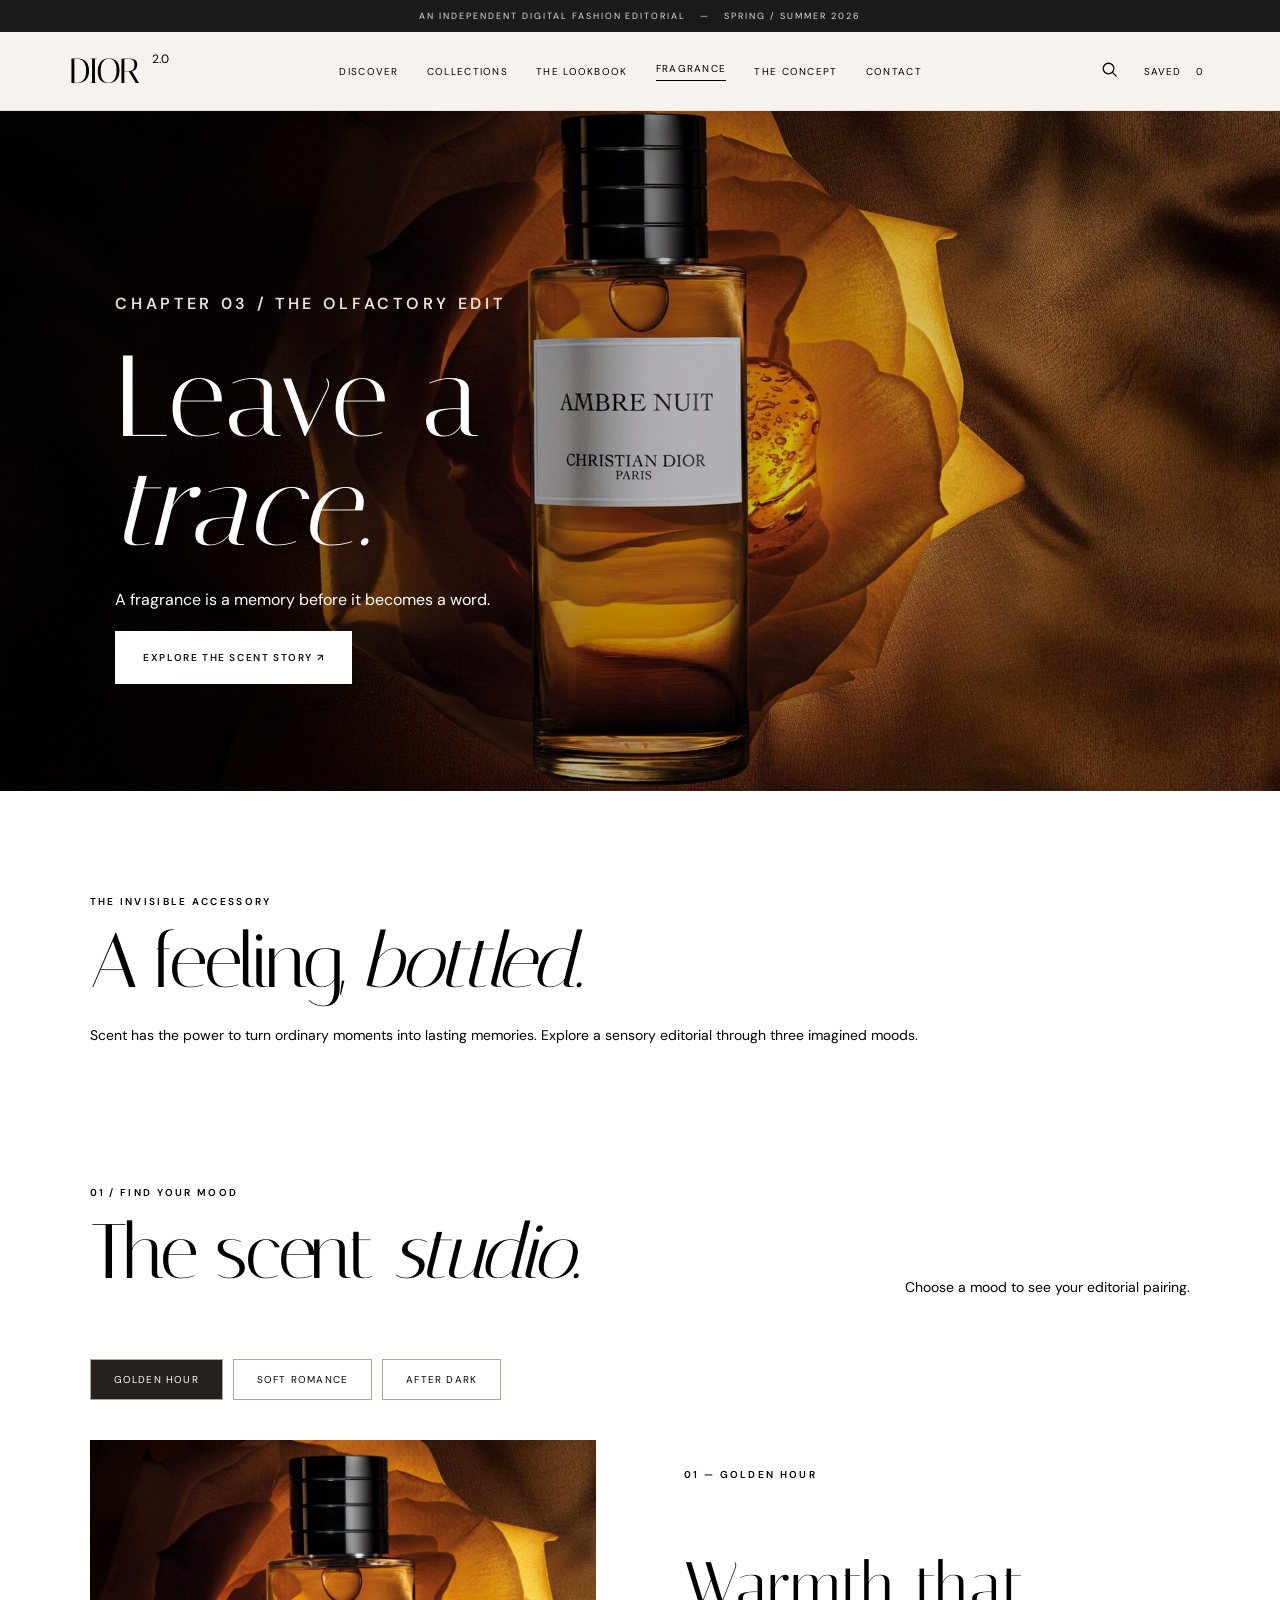
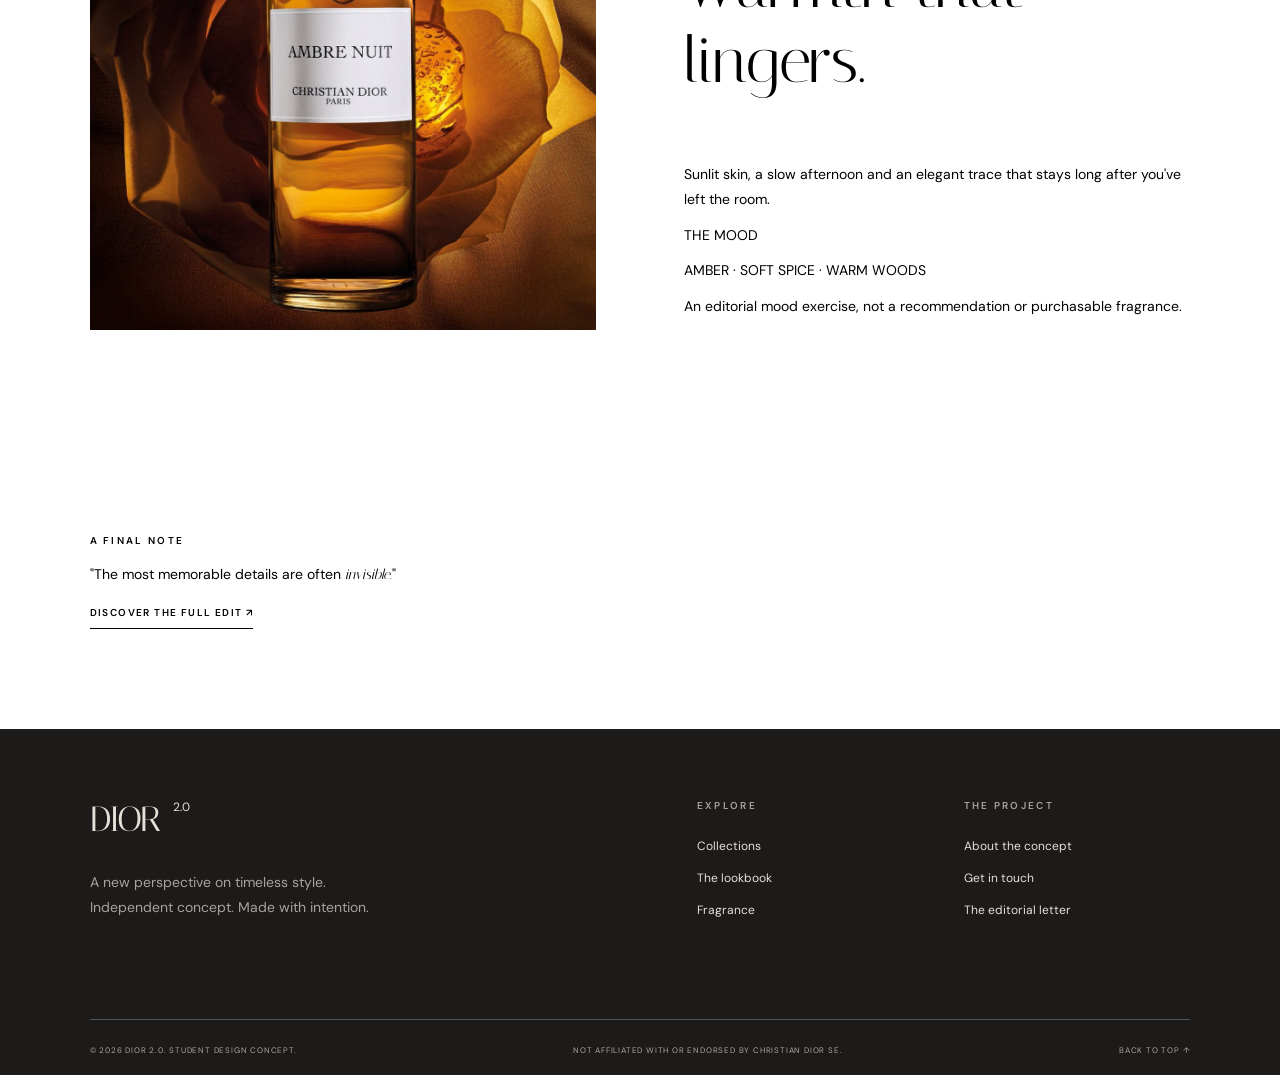
<file: Dior2.0/fragrance.html>
<!doctype html>
<html lang="en">

<head>
    <meta charset="utf-8">
    <meta name="viewport" content="width=device-width,initial-scale=1">
    <meta name="theme-color" content="#f5f1e9">
    <meta name="description" content="Explore a sensory fragrance editorial and interactive mood selector.">
    <title>Fragrance | DIOR 2.0 — An editorial concept</title>
    <link rel="stylesheet" href="assets/style.css">
    <script defer src="assets/script.js"></script>
</head>

<body data-page="fragrance"><a class="skip-link" href="#main">Skip to content</a>
    <div class="announcement">AN INDEPENDENT DIGITAL FASHION EDITORIAL <span>—</span> SPRING / SUMMER 2026</div>
    <header class="site-header" id="top"><a class="wordmark" href="index.html" aria-label="Dior 2.0 — Home">DIOR
            <span>2.0</span></a>
        <nav class="desktop-nav" aria-label="Main navigation"><a href="index.html">Discover</a><a
                href="collections.html">Collections</a><a href="lookbook.html">The lookbook</a><a href="fragrance.html"
                aria-current=page>Fragrance</a><a href="about.html">The concept</a><a href="contact.html">Contact</a>
        </nav>
        <div class="header-actions"><button class="icon-button search-trigger" type="button"
                aria-label="Search this website" title="Search"><svg viewBox="0 0 24 24" aria-hidden="true">
                    <circle cx="10.8" cy="10.8" r="6.7" />
                    <path d="m16 16 5 5" />
                </svg></button><a class="saved-link" href="collections.html#saved" aria-label="View saved pieces">Saved
                <span class="saved-count">0</span></a><button class="menu-toggle" type="button" aria-label="Open menu"
                aria-expanded="false" aria-controls="mobile-menu"><span></span><span></span></button></div>
    </header>
    <nav class="mobile-nav" id="mobile-menu" aria-label="Mobile navigation" hidden><a href="index.html">Discover</a><a
            href="collections.html">Collections</a><a href="lookbook.html">The lookbook</a><a href="fragrance.html"
            aria-current=page>Fragrance</a><a href="about.html">The concept</a><a href="contact.html">Contact</a></nav>
    <main id="main">
        <section class="fragrance-hero"><img src="assets/images/perfume.jpg"
                alt="Amber perfume bottle surrounded by sculptural golden light">
            <div class="fragrance-hero-shade"></div>
            <div class="fragrance-hero-content">
                <p class="eyebrow light">CHAPTER 03 / THE OLFACTORY EDIT</p>
                <h1>Leave a <em>trace.</em></h1>
                <p>A fragrance is a memory before it becomes a word.</p><a class="button button-light"
                    href="#scent-studio">EXPLORE THE SCENT STORY ↗</a>
            </div>
        </section>
        <section class="section-pad scent-intro"><span class="eyebrow">THE INVISIBLE ACCESSORY</span>
            <h2 class="display-title">A feeling, <em>bottled.</em></h2>
            <p>Scent has the power to turn ordinary moments into lasting memories. Explore a sensory editorial through
                three imagined moods.</p>
        </section>
        <section class="scent-studio section-pad compact-top" id="scent-studio">
            <div class="section-heading">
                <div><span class="eyebrow">01 / FIND YOUR MOOD</span>
                    <h2 class="display-title">The scent <em>studio.</em></h2>
                </div>
                <p>Choose a mood to see your editorial pairing.</p>
            </div>
            <div class="mood-tabs" role="tablist" aria-label="Choose a fragrance mood"><button role="tab" id="mood-warm"
                    aria-selected="true" aria-controls="mood-panel" data-mood="warm">GOLDEN HOUR</button><button
                    role="tab" id="mood-soft" aria-selected="false" aria-controls="mood-panel" data-mood="soft">SOFT
                    ROMANCE</button><button role="tab" id="mood-bold" aria-selected="false" aria-controls="mood-panel"
                    data-mood="bold">AFTER DARK</button></div>
            <div class="mood-panel" id="mood-panel" role="tabpanel" aria-labelledby="mood-warm">
                <div class="mood-visual"><img src="assets/images/perfume.jpg" alt="Amber bottle in golden light"></div>
                <div class="mood-copy">
                    <p class="eyebrow mood-index">01 — GOLDEN HOUR</p>
                    <h3 id="mood-title">Warmth that lingers.</h3>
                    <p id="mood-description">Sunlit skin, a slow afternoon and an elegant trace that stays long after
                        you've left the room.</p>
                    <div class="mood-notes"><span>THE MOOD</span>
                        <p id="mood-notes">AMBER · SOFT SPICE · WARM WOODS</p>
                    </div><span class="editorial-disclaimer">An editorial mood exercise, not a recommendation or
                        purchasable fragrance.</span>
                </div>
            </div>
        </section>
        <section class="fragrance-quote section-pad"><span class="eyebrow">A FINAL NOTE</span>
            <p>"The most memorable details are often <em>invisible.</em>"</p><a class="text-link"
                href="collections.html">DISCOVER THE FULL EDIT ↗</a>
        </section>
    </main>
    <footer class="footer">
        <div class="footer-top">
            <div><a class="footer-wordmark" href="index.html">DIOR <span>2.0</span></a>
                <p>A new perspective on timeless style.<br>Independent concept. Made with intention.</p>
            </div>
            <div><span class="footer-label">EXPLORE</span><a href="collections.html">Collections</a><a
                    href="lookbook.html">The lookbook</a><a href="fragrance.html">Fragrance</a></div>
            <div><span class="footer-label">THE PROJECT</span><a href="about.html">About the concept</a><a
                    href="contact.html">Get in touch</a><a href="contact.html#newsletter">The editorial letter</a></div>
        </div>
        <div class="footer-bottom"><span>© 2026 DIOR 2.0. STUDENT DESIGN CONCEPT.</span><span>NOT AFFILIATED WITH OR
                ENDORSED BY CHRISTIAN DIOR SE.</span><a href="#top">BACK TO TOP ↑</a></div>
    </footer>
    <dialog class="search-dialog" aria-label="Site search">
        <div class="dialog-top"><span class="eyebrow">EXPLORE THE EDITION</span><button class="icon-button close-search"
                aria-label="Close search">✕</button></div><label for="site-search">What are you looking
            for?</label><input id="site-search" type="search" autocomplete="off"
            placeholder="Try 'lookbook', 'fragrance', 'atelier'…">
        <div class="search-results" aria-live="polite"></div>
        <p class="search-tip">Press Esc to close</p>
    </dialog>
    <div class="toast" role="status" aria-live="polite"></div>
</body>

</html>
</file>
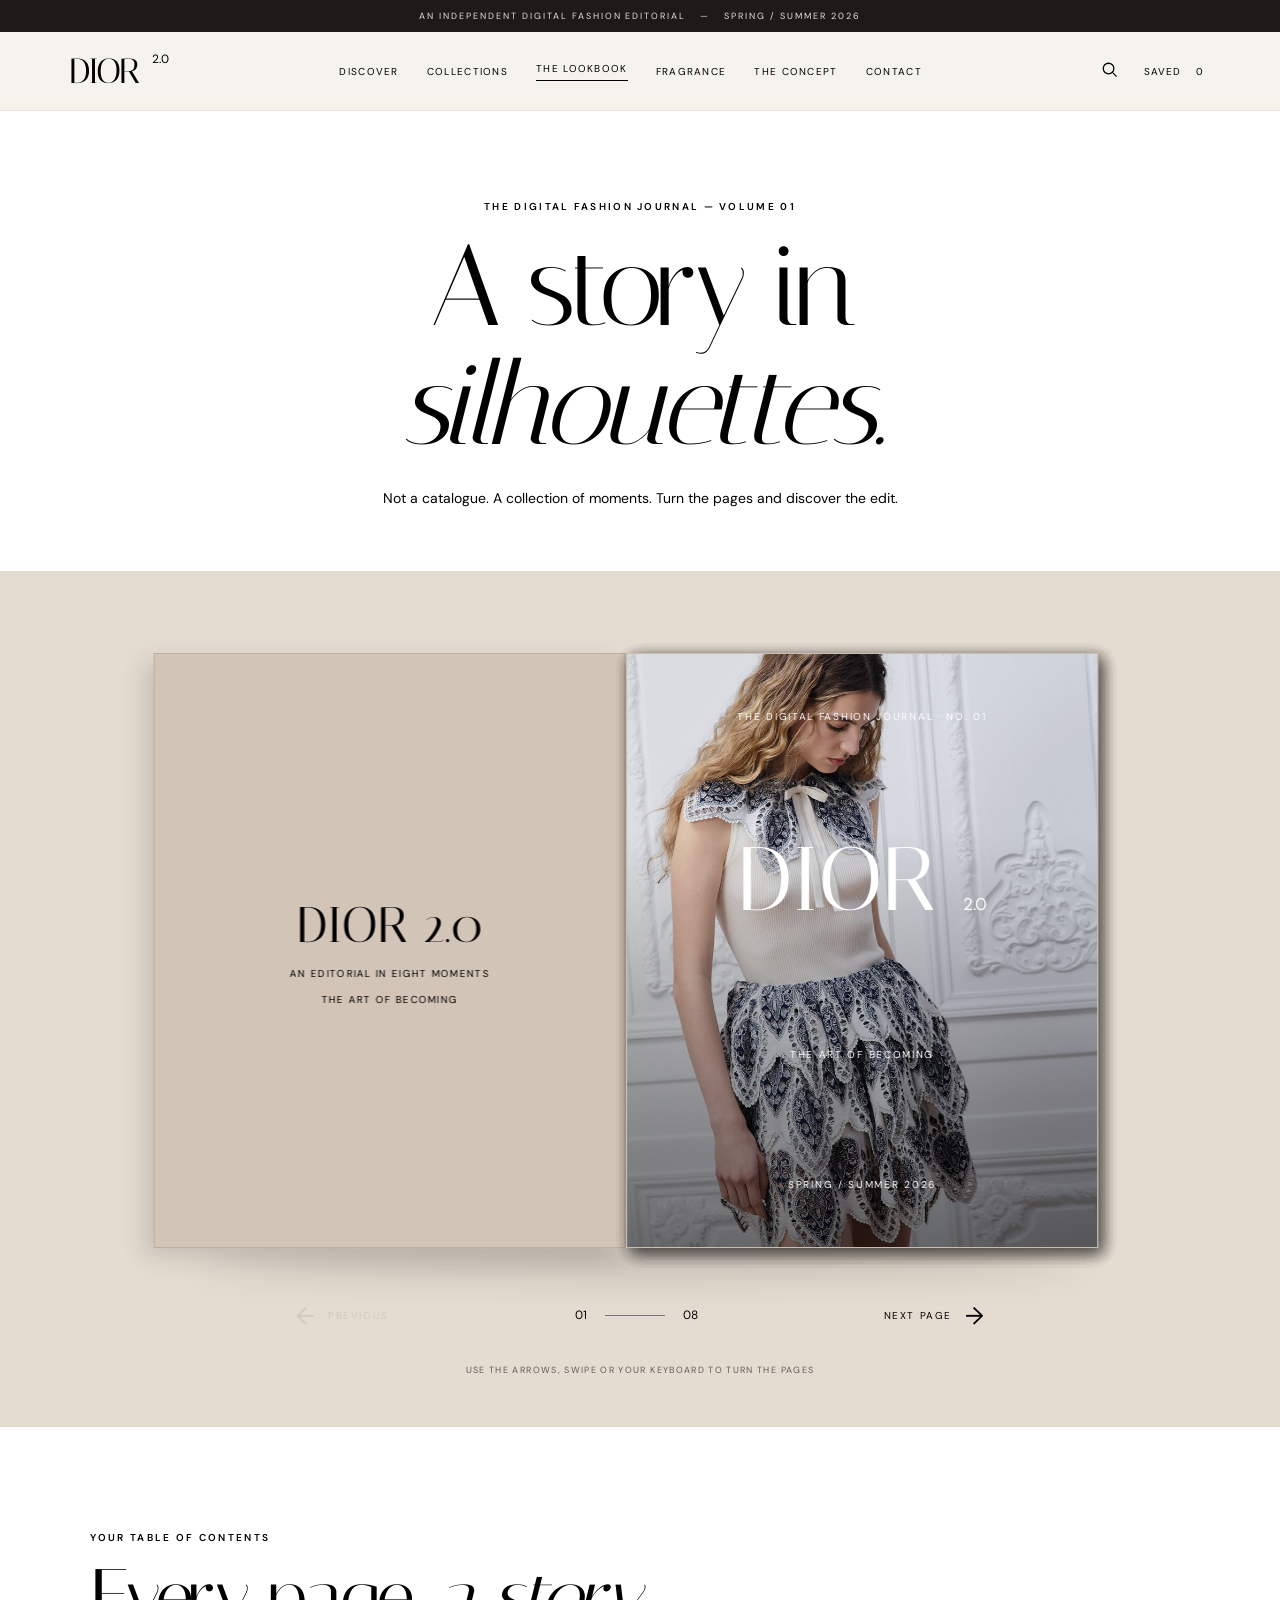
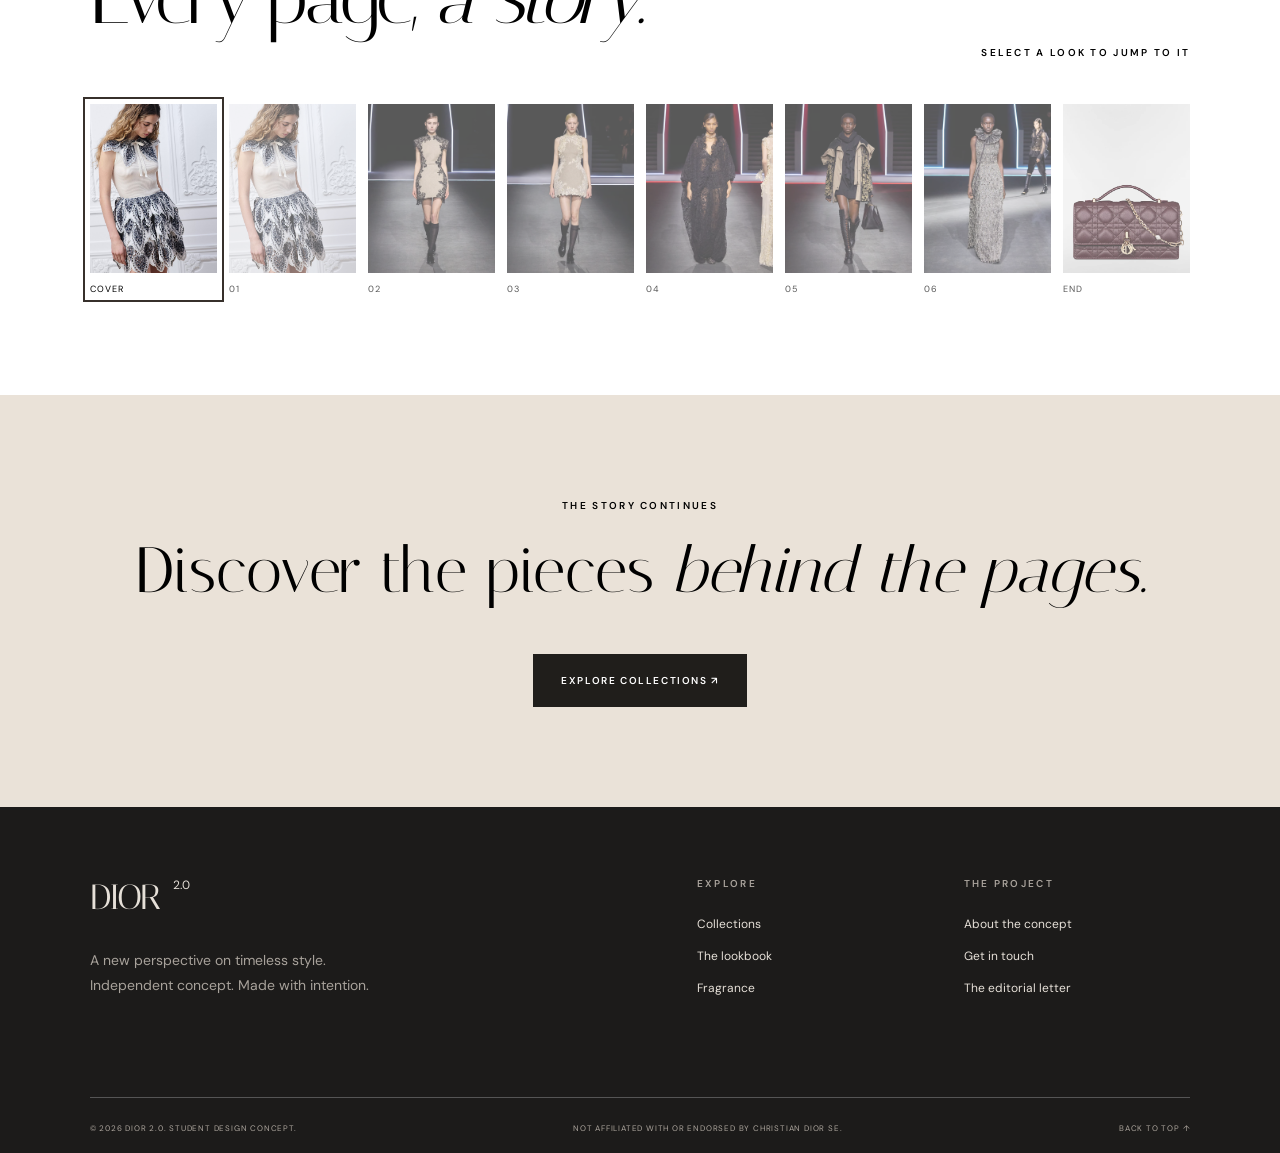
<file: Dior2.0/lookbook.html>
<!doctype html>
<html lang="en">

<head>
    <meta charset="utf-8">
    <meta name="viewport" content="width=device-width,initial-scale=1">
    <meta name="theme-color" content="#f5f1e9">
    <meta name="description"
        content="Experience the interactive Dior 2.0 magazine lookbook with 3D page turns, keyboard navigation and mobile support.">
    <title>The lookbook | DIOR 2.0 — An editorial concept</title>
    <link rel="stylesheet" href="assets/style.css">
    <script defer src="assets/script.js"></script>
</head>

<body data-page="lookbook"><a class="skip-link" href="#main">Skip to content</a>
    <div class="announcement">AN INDEPENDENT DIGITAL FASHION EDITORIAL <span>—</span> SPRING / SUMMER 2026</div>
    <header class="site-header" id="top"><a class="wordmark" href="index.html" aria-label="Dior 2.0 — Home">DIOR
            <span>2.0</span></a>
        <nav class="desktop-nav" aria-label="Main navigation"><a href="index.html">Discover</a><a
                href="collections.html">Collections</a><a href="lookbook.html" aria-current=page>The lookbook</a><a
                href="fragrance.html">Fragrance</a><a href="about.html">The concept</a><a
                href="contact.html">Contact</a></nav>
        <div class="header-actions"><button class="icon-button search-trigger" type="button"
                aria-label="Search this website" title="Search"><svg viewBox="0 0 24 24" aria-hidden="true">
                    <circle cx="10.8" cy="10.8" r="6.7" />
                    <path d="m16 16 5 5" />
                </svg></button><a class="saved-link" href="collections.html#saved" aria-label="View saved pieces">Saved
                <span class="saved-count">0</span></a><button class="menu-toggle" type="button" aria-label="Open menu"
                aria-expanded="false" aria-controls="mobile-menu"><span></span><span></span></button></div>
    </header>
    <nav class="mobile-nav" id="mobile-menu" aria-label="Mobile navigation" hidden><a href="index.html">Discover</a><a
            href="collections.html">Collections</a><a href="lookbook.html" aria-current=page>The lookbook</a><a
            href="fragrance.html">Fragrance</a><a href="about.html">The concept</a><a href="contact.html">Contact</a>
    </nav>
    <main id="main">
        <section class="lookbook-intro"><span class="eyebrow">THE DIGITAL FASHION JOURNAL — VOLUME 01</span>
            <h1 class="display-title jumbo">A story in <em>silhouettes.</em></h1>
            <p>Not a catalogue. A collection of moments. Turn the pages and discover the edit.</p>
        </section>
        <section class="lookbook-stage" aria-label="Interactive page-turning fashion magazine">
            <div class="book-workspace">
                <div class="book-shadow"></div>
                <div class="magazine" id="magazine" aria-label="Digital lookbook, page 1 of 8">
                    <div class="mag-left-base">
                        <div class="inside-cover"><span>DIOR 2.0</span>
                            <p>AN EDITORIAL IN EIGHT MOMENTS</p><small>THE ART OF BECOMING</small>
                        </div>
                    </div>
                    <div class="mag-sheet" data-sheet="0" style="--sheet-index:0">
                        <div class="mag-front">
                            <div class="mag-face cover-face"><img src="assets/images/look.jpg"
                                    alt="Editorial fashion look on the magazine cover">
                                <div class="cover-tint"></div>
                                <div class="cover-writing"><span>THE DIGITAL FASHION JOURNAL · NO. 01</span><strong>DIOR
                                        <i>2.0</i></strong>
                                    <p>THE ART OF BECOMING</p><small>SPRING / SUMMER 2026</small>
                                </div>
                            </div>
                        </div>
                        <div class="mag-back">
                            <div class="mag-face editorial-face">
                                <div class="mag-image"><img src="assets/images/look.jpg"
                                        alt="The Sculpted Silhouette runway editorial" loading="lazy"></div>
                                <div class="mag-caption"><span>LOOK 01 / SS26</span><strong>THE SCULPTED
                                        SILHOUETTE</strong>
                                    <p>A delicate interplay of geometry and movement.</p>
                                </div>
                            </div>
                        </div>
                    </div>
                    <div class="mag-sheet" data-sheet="1" style="--sheet-index:1">
                        <div class="mag-front">
                            <div class="mag-face editorial-face">
                                <div class="mag-image"><img src="assets/images/look.jpg"
                                        alt="The Sculpted Silhouette runway editorial" loading="lazy"></div>
                                <div class="mag-caption"><span>LOOK 01 / SS26</span><strong>THE SCULPTED
                                        SILHOUETTE</strong>
                                    <p>A delicate interplay of geometry and movement.</p>
                                </div>
                            </div>
                        </div>
                        <div class="mag-back">
                            <div class="mag-face editorial-face">
                                <div class="mag-image"><img src="assets/images/look2.avif"
                                        alt="Noir Embroidery runway editorial" loading="lazy"></div>
                                <div class="mag-caption"><span>LOOK 02 / SS26</span><strong>NOIR EMBROIDERY</strong>
                                    <p>The elegance of detail, reimagined in contrast.</p>
                                </div>
                            </div>
                        </div>
                    </div>
                    <div class="mag-sheet" data-sheet="2" style="--sheet-index:2">
                        <div class="mag-front">
                            <div class="mag-face editorial-face">
                                <div class="mag-image"><img src="assets/images/look2.avif"
                                        alt="Noir Embroidery runway editorial" loading="lazy"></div>
                                <div class="mag-caption"><span>LOOK 02 / SS26</span><strong>NOIR EMBROIDERY</strong>
                                    <p>The elegance of detail, reimagined in contrast.</p>
                                </div>
                            </div>
                        </div>
                        <div class="mag-back">
                            <div class="mag-face editorial-face">
                                <div class="mag-image"><img src="assets/images/look3.avif"
                                        alt="Modern Bloom runway editorial" loading="lazy"></div>
                                <div class="mag-caption"><span>LOOK 03 / SS26</span><strong>MODERN BLOOM</strong>
                                    <p>Soft textures meet a quietly defiant spirit.</p>
                                </div>
                            </div>
                        </div>
                    </div>
                    <div class="mag-sheet" data-sheet="3" style="--sheet-index:3">
                        <div class="mag-front">
                            <div class="mag-face editorial-face">
                                <div class="mag-image"><img src="assets/images/look3.avif"
                                        alt="Modern Bloom runway editorial" loading="lazy"></div>
                                <div class="mag-caption"><span>LOOK 03 / SS26</span><strong>MODERN BLOOM</strong>
                                    <p>Soft textures meet a quietly defiant spirit.</p>
                                </div>
                            </div>
                        </div>
                        <div class="mag-back">
                            <div class="mag-face editorial-face">
                                <div class="mag-image"><img src="assets/images/look4.avif"
                                        alt="Midnight Volume runway editorial" loading="lazy"></div>
                                <div class="mag-caption"><span>LOOK 04 / SS26</span><strong>MIDNIGHT VOLUME</strong>
                                    <p>An expressive silhouette after the sun has set.</p>
                                </div>
                            </div>
                        </div>
                    </div>
                    <div class="mag-sheet" data-sheet="4" style="--sheet-index:4">
                        <div class="mag-front">
                            <div class="mag-face editorial-face">
                                <div class="mag-image"><img src="assets/images/look4.avif"
                                        alt="Midnight Volume runway editorial" loading="lazy"></div>
                                <div class="mag-caption"><span>LOOK 04 / SS26</span><strong>MIDNIGHT VOLUME</strong>
                                    <p>An expressive silhouette after the sun has set.</p>
                                </div>
                            </div>
                        </div>
                        <div class="mag-back">
                            <div class="mag-face editorial-face">
                                <div class="mag-image"><img src="assets/images/look5.avif"
                                        alt="Layered Expression runway editorial" loading="lazy"></div>
                                <div class="mag-caption"><span>LOOK 05 / SS26</span><strong>LAYERED EXPRESSION</strong>
                                    <p>A modern collision of form and feeling.</p>
                                </div>
                            </div>
                        </div>
                    </div>
                    <div class="mag-sheet" data-sheet="5" style="--sheet-index:5">
                        <div class="mag-front">
                            <div class="mag-face editorial-face">
                                <div class="mag-image"><img src="assets/images/look5.avif"
                                        alt="Layered Expression runway editorial" loading="lazy"></div>
                                <div class="mag-caption"><span>LOOK 05 / SS26</span><strong>LAYERED EXPRESSION</strong>
                                    <p>A modern collision of form and feeling.</p>
                                </div>
                            </div>
                        </div>
                        <div class="mag-back">
                            <div class="mag-face editorial-face">
                                <div class="mag-image"><img src="assets/images/look6.avif"
                                        alt="The Column Dress runway editorial" loading="lazy"></div>
                                <div class="mag-caption"><span>LOOK 06 / SS26</span><strong>THE COLUMN DRESS</strong>
                                    <p>A long, considered line with a luminous finish.</p>
                                </div>
                            </div>
                        </div>
                    </div>
                    <div class="mag-sheet" data-sheet="6" style="--sheet-index:6">
                        <div class="mag-front">
                            <div class="mag-face editorial-face">
                                <div class="mag-image"><img src="assets/images/look6.avif"
                                        alt="The Column Dress runway editorial" loading="lazy"></div>
                                <div class="mag-caption"><span>LOOK 06 / SS26</span><strong>THE COLUMN DRESS</strong>
                                    <p>A long, considered line with a luminous finish.</p>
                                </div>
                            </div>
                        </div>
                        <div class="mag-back">
                            <div class="mag-face end-face"><span>AN ENDING, AND A BEGINNING</span><strong>THE
                                    END.</strong>
                                <p>The most beautiful things are never rushed.</p><small>DIOR 2.0 / AN INDEPENDENT
                                    EDITORIAL</small>
                            </div>
                        </div>
                    </div>
                    <div class="mag-sheet" data-sheet="7" style="--sheet-index:7">
                        <div class="mag-front">
                            <div class="mag-face end-face"><span>AN ENDING, AND A BEGINNING</span><strong>THE
                                    END.</strong>
                                <p>The most beautiful things are never rushed.</p><small>DIOR 2.0 / AN INDEPENDENT
                                    EDITORIAL</small>
                            </div>
                        </div>
                        <div class="mag-back">
                            <div class="mag-face end-face"><span>AN ENDING, AND A BEGINNING</span><strong>THE
                                    END.</strong>
                                <p>Fashion is a story we keep telling.</p><small>DIOR 2.0 / AN INDEPENDENT
                                    EDITORIAL</small>
                            </div>
                        </div>
                    </div>
                </div>
            </div>
            <div class="book-controls"><button class="book-arrow" id="book-prev" aria-label="Previous page" disabled>←
                    <span>PREVIOUS</span></button>
                <div class="page-tracker"><span id="current-page">01</span><span
                        class="tracker-line"></span><span>08</span></div><button class="book-arrow" id="book-next"
                    aria-label="Next page"><span>NEXT PAGE</span> →</button>
            </div>
            <p class="book-hint">USE THE ARROWS, SWIPE OR YOUR KEYBOARD TO TURN THE PAGES</p>
            <div class="mobile-page" id="mobile-page" aria-live="polite">
                <div class="mag-face cover-face"><img src="assets/images/look.jpg"
                        alt="Editorial fashion look on the magazine cover">
                    <div class="cover-tint"></div>
                    <div class="cover-writing"><span>THE DIGITAL FASHION JOURNAL · NO. 01</span><strong>DIOR
                            <i>2.0</i></strong>
                        <p>THE ART OF BECOMING</p><small>SPRING / SUMMER 2026</small>
                    </div>
                </div>
            </div>
        </section>
        <section class="chapter-section section-pad">
            <div class="section-heading">
                <div><span class="eyebrow">YOUR TABLE OF CONTENTS</span>
                    <h2 class="display-title">Every page, <em>a story.</em></h2>
                </div><span class="chapter-meta">SELECT A LOOK TO JUMP TO IT</span>
            </div>
            <div class="chapter-strip"><button class="chapter-button selected" data-chapter="0" aria-label="Go to cover"
                    aria-current="true"><img src="assets/images/look.jpg" alt=""><span>COVER</span></button><button
                    class="chapter-button " data-chapter="1" aria-label="Go to look 1" aria-current="false"><img
                        src="assets/images/look.jpg" alt=""><span>01</span></button><button class="chapter-button "
                    data-chapter="2" aria-label="Go to look 2" aria-current="false"><img src="assets/images/look2.avif"
                        alt=""><span>02</span></button><button class="chapter-button " data-chapter="3"
                    aria-label="Go to look 3" aria-current="false"><img src="assets/images/look3.avif"
                        alt=""><span>03</span></button><button class="chapter-button " data-chapter="4"
                    aria-label="Go to look 4" aria-current="false"><img src="assets/images/look4.avif"
                        alt=""><span>04</span></button><button class="chapter-button " data-chapter="5"
                    aria-label="Go to look 5" aria-current="false"><img src="assets/images/look5.avif"
                        alt=""><span>05</span></button><button class="chapter-button " data-chapter="6"
                    aria-label="Go to look 6" aria-current="false"><img src="assets/images/look6.avif"
                        alt=""><span>06</span></button><button class="chapter-button " data-chapter="7"
                    aria-label="Go to closing page" aria-current="false"><img src="assets/images/myDior.webp"
                        alt=""><span>END</span></button></div>
        </section>
        <section class="lookbook-outro section-pad"><span class="eyebrow">THE STORY CONTINUES</span>
            <h2>Discover the pieces <em>behind the pages.</em></h2><a href="collections.html"
                class="button button-dark">EXPLORE COLLECTIONS ↗</a>
        </section>
    </main>
    <footer class="footer">
        <div class="footer-top">
            <div><a class="footer-wordmark" href="index.html">DIOR <span>2.0</span></a>
                <p>A new perspective on timeless style.<br>Independent concept. Made with intention.</p>
            </div>
            <div><span class="footer-label">EXPLORE</span><a href="collections.html">Collections</a><a
                    href="lookbook.html">The lookbook</a><a href="fragrance.html">Fragrance</a></div>
            <div><span class="footer-label">THE PROJECT</span><a href="about.html">About the concept</a><a
                    href="contact.html">Get in touch</a><a href="contact.html#newsletter">The editorial letter</a></div>
        </div>
        <div class="footer-bottom"><span>© 2026 DIOR 2.0. STUDENT DESIGN CONCEPT.</span><span>NOT AFFILIATED WITH OR
                ENDORSED BY CHRISTIAN DIOR SE.</span><a href="#top">BACK TO TOP ↑</a></div>
    </footer>
    <dialog class="search-dialog" aria-label="Site search">
        <div class="dialog-top"><span class="eyebrow">EXPLORE THE EDITION</span><button class="icon-button close-search"
                aria-label="Close search">✕</button></div><label for="site-search">What are you looking
            for?</label><input id="site-search" type="search" autocomplete="off"
            placeholder="Try 'lookbook', 'fragrance', 'atelier'…">
        <div class="search-results" aria-live="polite"></div>
        <p class="search-tip">Press Esc to close</p>
    </dialog>
    <div class="toast" role="status" aria-live="polite"></div>
</body>

</html>
</file>
<file: Dior2.0/assets/style.css>
@import url('https://fonts.googleapis.com/css2?family=DM+Sans:wght@300;400;500;600;700&family=Italiana&display=swap');

:root {
    --cream: #ffffff;
    --ink: #171715
    --muted:  #666666;
    --line:#e5e5e5;
    --serif: 'Italiana', 'Times New Roman', serif;
    --sans: 'DM Sans', Arial, sans-serif
}

* {
    box-sizing: border-box
}

html {
    scroll-behavior: smooth
}

body {
    margin: 0;
    background: var(--cream);
    color: var(--ink);
    font-family: var(--sans);
    font-size: 14px
}

button,
input,
select,
textarea {
    font: inherit
}

button,
a {
    -webkit-tap-highlight-color: transparent
}

button {
    cursor: pointer
}

a {
    color: inherit;
    text-decoration: none
}

img,
video {
    max-width: 100%;
    display: block
}

img {
    object-fit: cover
}

button:focus-visible,
a:focus-visible,
input:focus-visible,
textarea:focus-visible,
select:focus-visible {
    outline: 2px solid #886c49;
    outline-offset: 4px
}

[hidden] {
    display: none !important
}

.skip-link {
    position: absolute;
    top: -100px;
    z-index: 50;
    background: #fff;
    padding: 12px
}

.skip-link:focus {
    top: 0
}

.announcement {
    background: #1c1b1a;
    color: #e7e1d7;
    text-align: center;
    letter-spacing: .22em;
    font-size: 9px;
    padding: 10px
}

.announcement span {
    padding: 0 10px
}

.site-header {
    height: 79px;
    display: flex;
    align-items: center;
    justify-content: space-between;
    padding: 0 5.4%;
    background: rgba(246, 242, 237, .97);
    position: sticky;
    top: 0;
    z-index: 30;
    border-bottom: 1px solid var(--line)
}

.wordmark,
.footer-wordmark {
    font-family: var(--serif);
    font-size: 35px;
    letter-spacing: -.055em;
    white-space: nowrap
}

.wordmark span,
.footer-wordmark span {
    font-family: var(--sans);
    font-weight: 400;
    font-size: 12px;
    letter-spacing: 0;
    vertical-align: top;
    margin-left: 6px
}

.desktop-nav {
    display: flex;
    gap: 28px;
    align-items: center
}

.desktop-nav a,
.mobile-nav a {
    font-size: 10px;
    letter-spacing: .13em;
    text-transform: uppercase
}

.desktop-nav a:hover,
.desktop-nav a[aria-current=page] {
    border-bottom: 1px solid;
    padding-bottom: 5px
}

.header-actions {
    display: flex;
    align-items: center;
    gap: 17px
}

.icon-button,
.menu-toggle {
    border: 0;
    background: none;
    padding: 8px;
    color: inherit
}

.icon-button svg {
    width: 19px;
    height: 19px;
    fill: none;
    stroke: currentColor;
    stroke-width: 1.6
}

.saved-link {
    font-size: 10px;
    letter-spacing: .12em;
    text-transform: uppercase
}

.saved-count {
    display: inline-grid;
    place-items: center;
    border: 1px solid var(--ink);
    border-radius: 50%;
    height: 22px;
    min-width: 22px;
    margin-left: 3px
}

.menu-toggle {
    display: none;
    width: 34px
}

.menu-toggle span {
    display: block;
    background: var(--ink);
    width: 22px;
    height: 1px;
    margin: 6px auto
}

.mobile-nav {
    position: fixed;
    z-index: 29;
    top: 79px;
    background: var(--cream);
    width: 100%;
    padding: 28px;
    box-shadow: 0 20px 30px #0001;
    display: grid;
    gap: 24px
}

.eyebrow,
.footer-label,
.intro-index,
.chapter-meta {
    font-size: 10px;
    letter-spacing: .23em;
    text-transform: uppercase;
    font-weight: 600
}

.eyebrow.light {
    color: #eae0d3
}

.display-title,
h1,
h2,
h3 {
    font-weight: 400
}

.display-title {
    font: clamp(48px, 6vw, 100px)/1.03 var(--serif);
    letter-spacing: -.04em;
    margin: 13px 0 22px
}

.display-title.jumbo {
    font-size: clamp(65px, 9vw, 150px)
}

em {
    font-weight: 400;
    font-family: var(--serif)
}

p {
    line-height: 1.8
}

.section-pad {
    padding: 100px 7%
}

.compact-top {
    padding-top: 20px
}

.button {
    display: inline-flex;
    align-items: center;
    justify-content: space-between;
    gap: 40px;
    padding: 19px 27px;
    font-size: 10px;
    letter-spacing: .16em;
    font-weight: 600;
    border: 1px solid;
    transition: background .2s, transform .2s
}

.button:hover {
    transform: translateY(-2px)
}

.button-light {
    background: var(--cream);
    color: #161616;
    border-color: var(--cream)
}

.button-dark {
    background: #201e1b;
    color: #fff;
    border-color: #201e1b
}

.text-link {
    display: inline-flex;
    gap: 20px;
    align-items: center;
    border: 0;
    border-bottom: 1px solid currentColor;
    padding: 0 0 9px;
    background: transparent;
    font-size: 10px;
    letter-spacing: .14em;
    font-weight: 600;
    text-transform: uppercase
}

.text-link:hover {
    opacity: .6
}

.hero {
    position: relative;
    min-height: min(800px, 85vh);
    background: #222;
    overflow: hidden;
    color: #fff
}

.hero-video {
    position: absolute;
    width: 100%;
    height: 100%;
    object-fit: cover;
    inset: 0
}

.hero-shade,
.fragrance-hero-shade {
    position: absolute;
    inset: 0;
    background: linear-gradient(90deg, #0009 0%, #0004 48%, transparent 100%)
}

.hero-inner {
    position: relative;
    z-index: 1;
    max-width: 660px;
    padding: 15vh 8%
}

.hero h1 {
    font: clamp(72px, 10vw, 165px)/.87 var(--serif);
    letter-spacing: -.05em;
    margin: 34px 0
}

.hero h1 em {
    font-size: .85em
}

.hero-description {
    max-width: 330px;
    line-height: 1.7;
    margin-bottom: 30px
}

.hero-side-note {
    position: absolute;
    right: 4%;
    top: 40%;
    writing-mode: vertical-rl;
    font-size: 9px;
    letter-spacing: .2em
}

.hero-scroll {
    position: absolute;
    bottom: 28px;
    left: 8%;
    font-size: 9px;
    letter-spacing: .17em
}

.hero-scroll span {
    font-size: 20px;
    padding-left: 18px
}

.intro-grid {
    display: grid;
    grid-template-columns: 1fr 2fr 1.1fr;
    align-items: center;
    gap: 35px
}

.intro-copy {
    color: var(--muted)
}

.editorial-feature {
    display: grid;
    grid-template-columns: 1fr 1fr;
    min-height: 670px;
    background: #dfd8ce
}

.feature-image {
    position: relative;
    min-height: 620px;
    overflow: hidden
}

.feature-image img {
    width: 100%;
    height: 100%;
    position: absolute;
    object-fit: cover;
    transition: transform .7s
}

.feature-image:hover img,
.teaser-card:hover img {
    transform: scale(1.045)
}

.image-annotation {
    position: absolute;
    bottom: 20px;
    left: 24px;
    background: #f8f2e9;
    padding: 10px 14px;
    font-size: 9px;
    letter-spacing: .16em
}

.feature-copy {
    padding: 12%;
    display: flex;
    flex-direction: column;
    justify-content: center;
    align-items: flex-start;
    position: relative
}

.feature-copy h2,
.lookbook-outro h2 {
    font: clamp(55px, 5vw, 92px)/1.02 var(--serif);
    margin: 25px 0
}

.feature-copy p {
    color: #5c5650;
    max-width: 330px;
    margin-bottom: 35px
}

.feature-deco {
    position: absolute;
    bottom: 40px;
    right: 50px;
    font-size: 10px
}

.section-heading {
    display: flex;
    justify-content: space-between;
    align-items: end;
    gap: 30px;
    margin-bottom: 45px
}

.teaser-grid {
    display: grid;
    grid-template-columns: repeat(3, 1fr);
    gap: 22px
}

.teaser-card .image-wrap {
    overflow: hidden;
    background: #ded7cb;
    aspect-ratio: 3/4
}

.teaser-card img {
    height: 100%;
    width: 100%;
    transition: transform .7s
}

.teaser-card>span {
    display: block;
    margin-top: 20px;
    font-size: 9px;
    letter-spacing: .18em
}

.teaser-card h3 {
    font: 35px var(--serif);
    margin: 8px 0
}

.manifesto-band {
    background: #252321;
    color: #fff;
    text-align: center;
    padding: 95px 12%
}

.manifesto-band p {
    font: clamp(30px, 4vw, 58px)/1.3 var(--serif);
    margin: 0 0 23px
}

.manifesto-band span {
    font-size: 9px;
    letter-spacing: .2em
}

.next-story {
    display: grid;
    grid-template-columns: 1fr 1fr;
    gap: 8%;
    align-items: center
}

.next-story p {
    max-width: 430px
}

.next-story img {
    width: 100%;
    height: 540px
}

.footer {
    background: #1c1b1a;
    color: #e6e0d8;
    padding: 70px 7% 20px
}

.footer-top {
    display: grid;
    grid-template-columns: 2.5fr 1fr 1fr;
    gap: 40px;
    padding-bottom: 85px
}

.footer-top>div {
    display: flex;
    flex-direction: column;
    align-items: flex-start;
    gap: 16px
}

.footer-top p {
    max-width: 300px;
    color: #a8a29b
}

.footer-label {
    color: #a8a29b;
    margin-bottom: 10px
}

.footer-top a:not(.footer-wordmark) {
    font-size: 12px
}

.footer-bottom {
    border-top: 1px solid #555;
    display: flex;
    justify-content: space-between;
    gap: 16px;
    padding-top: 25px;
    font-size: 8px;
    letter-spacing: .1em;
    color: #aca59d
}

.page-heading {
    padding-bottom: 60px
}

.page-heading>p {
    max-width: 560px;
    color: var(--muted)
}

.collection-layout {
    padding-top: 10px
}

.filter-bar {
    display: flex;
    justify-content: space-between;
    align-items: center;
    gap: 20px;
    margin-bottom: 30px
}

.filter-pills {
    display: flex;
    flex-wrap: wrap;
    gap: 10px
}

.filter-btn {
    background: none;
    border: 1px solid #b8afa4;
    padding: 13px 18px;
    font-size: 10px;
    letter-spacing: .11em
}

.filter-btn.is-active,
.filter-btn:hover {
    background: #201e1b;
    color: #fff
}

.collection-grid {
    display: grid;
    grid-template-columns: repeat(3, minmax(0, 1fr));
    gap: 45px 22px
}

.collection-image {
    position: relative;
    background: #e6ded6;
    aspect-ratio: 3/4;
    overflow: hidden
}

.collection-image img {
    width: 100%;
    height: 100%;
    object-fit: cover;
    transition: transform .5s
}

.collection-card:hover img {
    transform: scale(1.035)
}

.save-button {
    position: absolute;
    top: 15px;
    right: 15px;
    border: 0;
    background: #f7f4eef0;
    width: 40px;
    height: 40px;
    border-radius: 50%;
    font-size: 25px
}

.save-button[aria-pressed=true] {
    background: #231f1e;
    color: #fff
}

.card-meta {
    display: flex;
    justify-content: space-between;
    font-size: 9px;
    letter-spacing: .11em;
    color: #777;
    margin-top: 16px
}

.collection-card h3 {
    font: 32px var(--serif);
    margin: 8px 0
}

.empty-state {
    padding: 45px;
    text-align: center;
    border: 1px solid var(--line)
}

.fragrance-hero {
    position: relative;
    min-height: 680px;
    background: #211d1a;
    color: #fff
}

.fragrance-hero>img {
    width: 100%;
    height: 680px;
    object-fit: cover
}

.fragrance-hero-content {
    position: absolute;
    top: 24%;
    left: 9%;
    max-width: 530px
}

.fragrance-hero h1 {
    font: clamp(80px, 9vw, 145px)/.95 var(--serif);
    margin: 24px 0
}

.fragrance-hero p {
    font-size: 16px
}

.fragrance-story {
    display: grid;
    grid-template-columns: 1fr 1fr;
    gap: 9%;
    align-items: center
}

.fragrance-story img {
    max-height: 570px;
    width: 100%
}

.fragrance-story p {
    max-width: 500px
}

.mood-section {
    background: #eae2d8
}

.mood-tabs {
    display: flex;
    gap: 10px;
    flex-wrap: wrap;
    margin: 40px 0
}

.mood-tabs button {
    background: transparent;
    border: 1px solid #b0a698;
    padding: 13px 23px;
    font-size: 10px;
    letter-spacing: .12em
}

.mood-tabs button[aria-selected=true] {
    background: #24211e;
    color: white
}

.mood-panel {
    display: grid;
    grid-template-columns: 1fr 1fr;
    gap: 8%;
    align-items: center
}

.mood-visual img {
    width: 100%;
    height: 490px
}

.mood-copy h3 {
    font: clamp(45px, 5vw, 82px) var(--serif)
}

.about-story,
.contact-layout {
    display: grid;
    grid-template-columns: 1fr 1fr;
    gap: 8%;
    align-items: center
}

.about-story img,
.contact-editorial img {
    width: 100%;
    max-height: 680px
}

.about-story h2,
.contact-form-wrap h2,
.about-note h2 {
    font: clamp(46px, 5vw, 82px) var(--serif)
}

.principle-grid {
    display: grid;
    grid-template-columns: repeat(3, 1fr);
    gap: 40px
}

.principle-grid article {
    border-top: 1px solid;
    padding-top: 23px
}

.principle-grid span {
    font-size: 10px
}

.principle-grid h3 {
    font: 35px var(--serif)
}

.principle-grid p {
    color: var(--muted)
}

.about-note {
    background: #e8dfd4
}

.about-note p {
    max-width: 680px
}

.contact-form-wrap p {
    color: var(--muted)
}

form label {
    display: flex;
    flex-direction: column;
    gap: 8px;
    font-size: 11px;
    margin: 22px 0
}

form input,
form select,
form textarea {
    width: 100%;
    border: 0;
    border-bottom: 1px solid #9f958b;
    background: transparent;
    border-radius: 0;
    padding: 12px 2px;
    color: var(--ink)
}

.form-row {
    display: grid;
    grid-template-columns: 1fr 1fr;
    gap: 18px
}

.form-help {
    font-size: 11px
}

.newsletter-section {
    display: grid;
    grid-template-columns: 1fr 1fr;
    gap: 10%;
    background: #eae2d8
}

.newsletter-demo {
    border-top: 1px solid #9d9389;
    padding-top: 25px
}

.newsletter-demo span {
    font-size: 10px;
    letter-spacing: .2em
}

.lookbook-intro {
    text-align: center;
    padding: 85px 16% 45px
}

.lookbook-intro p {
    color: var(--muted)
}

.lookbook-stage {
    padding: 60px 5% 40px;
    background: #e5dcd1;
    overflow: hidden
}

.book-workspace {
    height: min(640px, 55vw);
    max-width: 1050px;
    margin: 0 auto;
    display: grid;
    place-items: center;
    perspective: 2400px;
    position: relative
}

.book-shadow {
    position: absolute;
    width: 84%;
    height: 25px;
    bottom: 0;
    filter: blur(18px);
    background: #0003;
    border-radius: 50%
}

.magazine {
    width: 45%;
    height: 93%;
    position: relative;
    transform: translateX(47%);
    transform-style: preserve-3d;
    transition: transform .7s
}

.magazine.is-open {
    transform: translateX(50%)
}

.mag-left-base {
    position: absolute;
    inset: 0;
    background: #d2c4b6;
    transform: translateX(-100%);
    border: 1px solid #bdb0a3;
    box-shadow: -10px 9px 23px #0002
}

.inside-cover {
    height: 100%;
    padding: 12%;
    display: flex;
    flex-direction: column;
    justify-content: center;
    align-items: center;
    text-align: center
}

.inside-cover span {
    font: 50px var(--serif)
}

.inside-cover p,
.inside-cover small {
    letter-spacing: .13em;
    font-size: 10px
}

.mag-sheet {
    position: absolute;
    inset: 0;
    transform-style: preserve-3d;
    transform-origin: left center;
    transition: transform .9s cubic-bezier(.28, .7, .2, 1);
    z-index: calc(20 - var(--sheet-index));
    box-shadow: 4px 5px 15px #0002
}

.mag-sheet.flipped {
    transform: rotateY(-180deg);
    z-index: calc(2 + var(--sheet-index))
}

.mag-front,
.mag-back {
    position: absolute;
    inset: 0;
    backface-visibility: hidden;
    -webkit-backface-visibility: hidden;
    background: #f6f1e8;
    overflow: hidden;
    border: 1px solid #c7bdb0
}

.mag-back {
    transform: rotateY(180deg)
}

.mag-face {
    height: 100%;
    position: relative
}

.cover-face>img,
.mag-image img {
    width: 100%;
    height: 100%;
    object-fit: cover
}

.cover-tint {
    position: absolute;
    inset: 0;
    background: linear-gradient(0deg, #0008, #0001 70%)
}

.cover-writing {
    position: absolute;
    inset: 0;
    display: flex;
    flex-direction: column;
    align-items: center;
    justify-content: space-between;
    padding: 12% 7%;
    color: white;
    text-align: center
}

.cover-writing span,
.cover-writing p,
.cover-writing small {
    font-size: 10px;
    letter-spacing: .17em
}

.cover-writing strong {
    font: clamp(45px, 7vw, 90px) var(--serif)
}

.cover-writing i {
    font: 17px var(--sans)
}

.mag-image {
    height: 78%
}

.mag-caption {
    padding: 4% 6%
}

.mag-caption span {
    display: block;
    font-size: 8px;
    letter-spacing: .18em
}

.mag-caption strong {
    display: block;
    font: clamp(19px, 2vw, 30px) var(--serif);
    margin-top: 5px
}

.mag-caption p {
    font-size: 10px;
    color: var(--muted);
    margin: 2px 0
}

.end-face {
    display: flex;
    align-items: center;
    justify-content: center;
    flex-direction: column;
    padding: 10%;
    text-align: center
}

.end-face>span,
.end-face small {
    font-size: 9px;
    letter-spacing: .2em
}

.end-face strong {
    font: 75px var(--serif);
    margin: 35px 0
}

.book-controls {
    max-width: 700px;
    margin: 28px auto 0;
    display: flex;
    align-items: center;
    justify-content: space-between
}

.book-arrow {
    border: 0;
    background: transparent;
    font-size: 24px;
    display: flex;
    gap: 13px;
    align-items: center
}

.book-arrow span {
    font-size: 10px;
    letter-spacing: .16em
}

.book-arrow:disabled {
    opacity: .3;
    cursor: default
}

.page-tracker {
    display: flex;
    gap: 18px;
    align-items: center;
    font-size: 12px
}

.tracker-line {
    width: 60px;
    height: 1px;
    background: #777
}

.book-hint {
    text-align: center;
    font-size: 9px;
    letter-spacing: .15em;
    color: #625b55;
    margin-top: 30px
}

.mobile-page {
    display: none
}

.chapter-section .chapter-strip {
    display: grid;
    grid-template-columns: repeat(8, 1fr);
    gap: 12px
}

.chapter-button {
    padding: 0;
    background: transparent;
    border: 0;
    text-align: left;
    opacity: .65
}

.chapter-button img {
    aspect-ratio: 3/4;
    width: 100%;
    object-fit: cover
}

.chapter-button span {
    display: block;
    font-size: 9px;
    letter-spacing: .12em;
    margin-top: 10px
}

.chapter-button.selected {
    opacity: 1;
    outline: 2px solid #37302b;
    outline-offset: 5px
}

.lookbook-outro {
    text-align: center;
    background: #eae2d8
}

.lookbook-outro .button {
    margin-top: 25px
}

.search-dialog {
    border: 0;
    background: #f8f4ee;
    color: var(--ink);
    width: min(610px, 95vw);
    padding: 35px;
    box-shadow: 0 30px 100px #0005
}

.search-dialog::backdrop {
    background: #0009
}

.dialog-top {
    display: flex;
    justify-content: space-between
}

.search-dialog label {
    display: block;
    font: 42px var(--serif);
    margin: 30px 0 18px
}

.search-dialog input {
    width: 100%;
    border: 0;
    border-bottom: 1px solid #888;
    background: transparent;
    padding: 13px 3px
}

.search-results {
    padding-top: 18px
}

.search-results a {
    display: block;
    border-bottom: 1px solid var(--line);
    padding: 12px 0
}

.search-tip {
    font-size: 10px;
    color: var(--muted)
}

.toast {
    position: fixed;
    z-index: 60;
    bottom: 25px;
    left: 50%;
    transform: translateX(-50%);
    background: #211f1c;
    color: white;
    padding: 13px 25px;
    font-size: 12px;
    opacity: 0;
    pointer-events: none;
    transition: opacity .2s
}

.toast.show {
    opacity: 1
}

@media(max-width:980px) {
    .desktop-nav {
        gap: 13px
    }

    .desktop-nav a {
        font-size: 9px
    }

    .site-header {
        padding: 0 4%
    }

    .intro-grid {
        grid-template-columns: 1fr 2fr
    }

    .intro-copy {
        grid-column: 2
    }

    .section-pad {
        padding: 70px 5%
    }

    .collection-grid {
        grid-template-columns: repeat(2, 1fr)
    }

    .mag-caption p {
        display: none
    }
}

@media(max-width:720px) {
    .announcement {
        font-size: 8px
    }

    .site-header {
        height: 66px
    }

    .wordmark {
        font-size: 29px
    }

    .desktop-nav {
        display: none
    }

    .menu-toggle {
        display: block
    }

    .mobile-nav {
        top: 66px
    }

    .saved-link {
        font-size: 0
    }

    .saved-count {
        font-size: 10px
    }

    .hero {
        min-height: 690px
    }

    .hero-inner {
        padding: 130px 7% 90px
    }

    .hero h1 {
        font-size: clamp(66px, 13vw, 110px)
    }

    .hero-side-note {
        display: none
    }

    .section-pad {
        padding: 65px 6%
    }

    .intro-grid,
    .editorial-feature,
    .next-story,
    .fragrance-story,
    .mood-panel,
    .about-story,
    .contact-layout,
    .newsletter-section {
        grid-template-columns: 1fr
    }

    .intro-copy {
        grid-column: auto
    }

    .feature-image {
        min-height: 450px
    }

    .feature-copy {
        padding: 55px 8%;
        min-height: 450px
    }

    .teaser-grid {
        grid-template-columns: 1fr 1fr
    }

    .teaser-card:last-child {
        grid-column: span 2;
        max-width: 65%;
        margin: auto
    }

    .section-heading {
        align-items: flex-start;
        flex-direction: column
    }

    .footer-top {
        grid-template-columns: 1fr 1fr
    }

    .footer-top>div:first-child {
        grid-column: span 2
    }

    .footer-bottom {
        flex-direction: column
    }

    .fragrance-hero,
    .fragrance-hero>img {
        height: 580px;
        min-height: 580px
    }

    .fragrance-hero-content {
        left: 7%;
        top: 28%
    }

    .collection-grid {
        gap: 25px 12px
    }

    .collection-card h3 {
        font-size: 24px
    }

    .filter-bar {
        align-items: flex-start;
        flex-direction: column
    }

    .chapter-section .chapter-strip {
        grid-template-columns: repeat(4, 1fr);
        row-gap: 25px
    }

    .principle-grid {
        grid-template-columns: 1fr
    }

    .lookbook-intro {
        padding: 65px 8% 40px
    }

    .lookbook-stage {
        padding: 45px 6%
    }

    .book-workspace {
        display: none
    }

    .mobile-page {
        display: block;
        margin: 10px auto;
        width: min(440px, 100%);
        height: min(580px, 130vw);
        box-shadow: 8px 12px 35px #0003
    }

    .mobile-page .mag-caption p {
        display: block
    }

    .book-controls {
        margin: 20px 0
    }

    .book-hint {
        font-size: 8px
    }

    .form-row {
        grid-template-columns: 1fr
    }

    .contact-editorial img {
        max-height: 450px
    }

    .mood-visual img {
        height: 350px
    }
}

@media(max-width:420px) {
    .teaser-grid {
        grid-template-columns: 1fr
    }

    .teaser-card:last-child {
        grid-column: auto;
        max-width: none
    }

    .collection-grid {
        grid-template-columns: 1fr 1fr
    }

    .collection-card h3 {
        font-size: 21px
    }

    .filter-btn {
        font-size: 9px;
        padding: 10px
    }

    .saved-link {
        display: none
    }

    .chapter-section .chapter-strip {
        gap: 9px
    }

    .book-arrow span {
        display: none
    }

    .footer-top {
        gap: 23px
    }
}

@media(prefers-reduced-motion:reduce) {
    html {
        scroll-behavior: auto
    }

    *,
    *:before,
    *:after {
        transition-duration: .01ms !important;
        animation-duration: .01ms !important
    }
}
</file>
